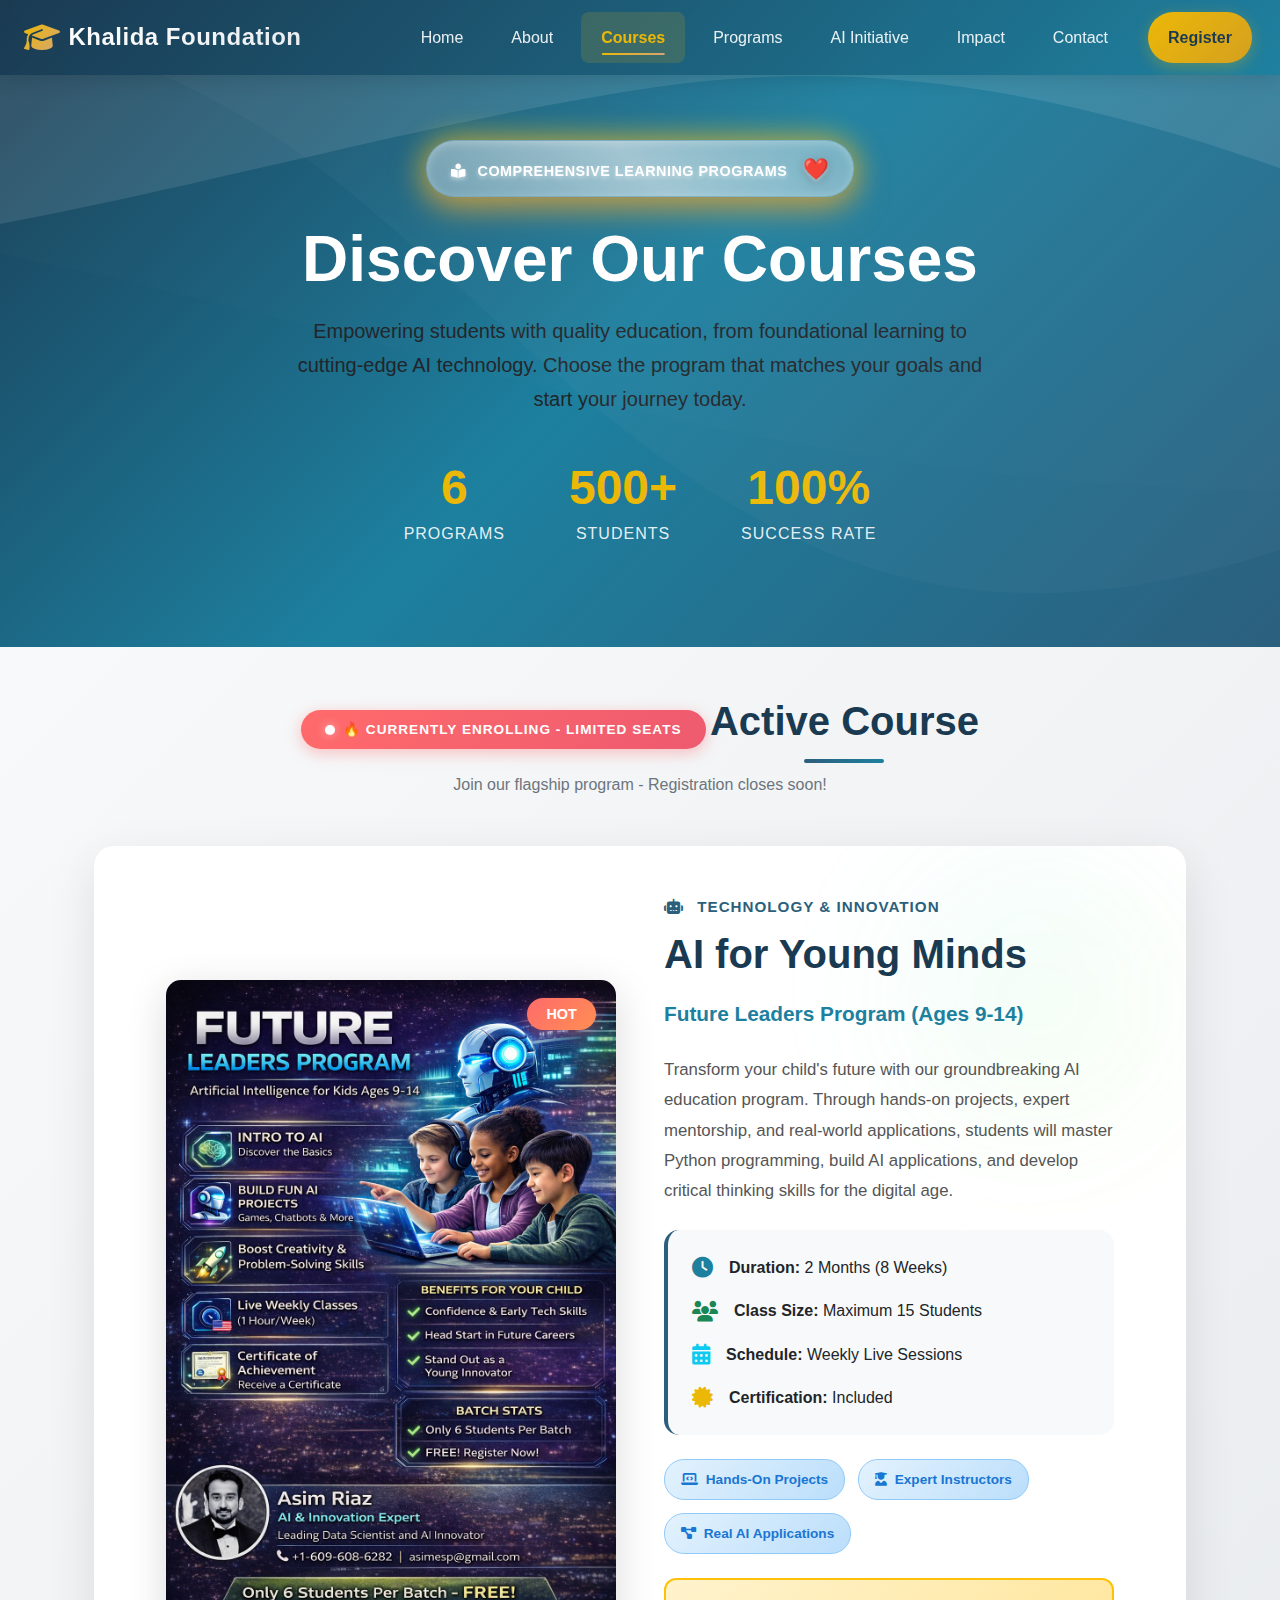
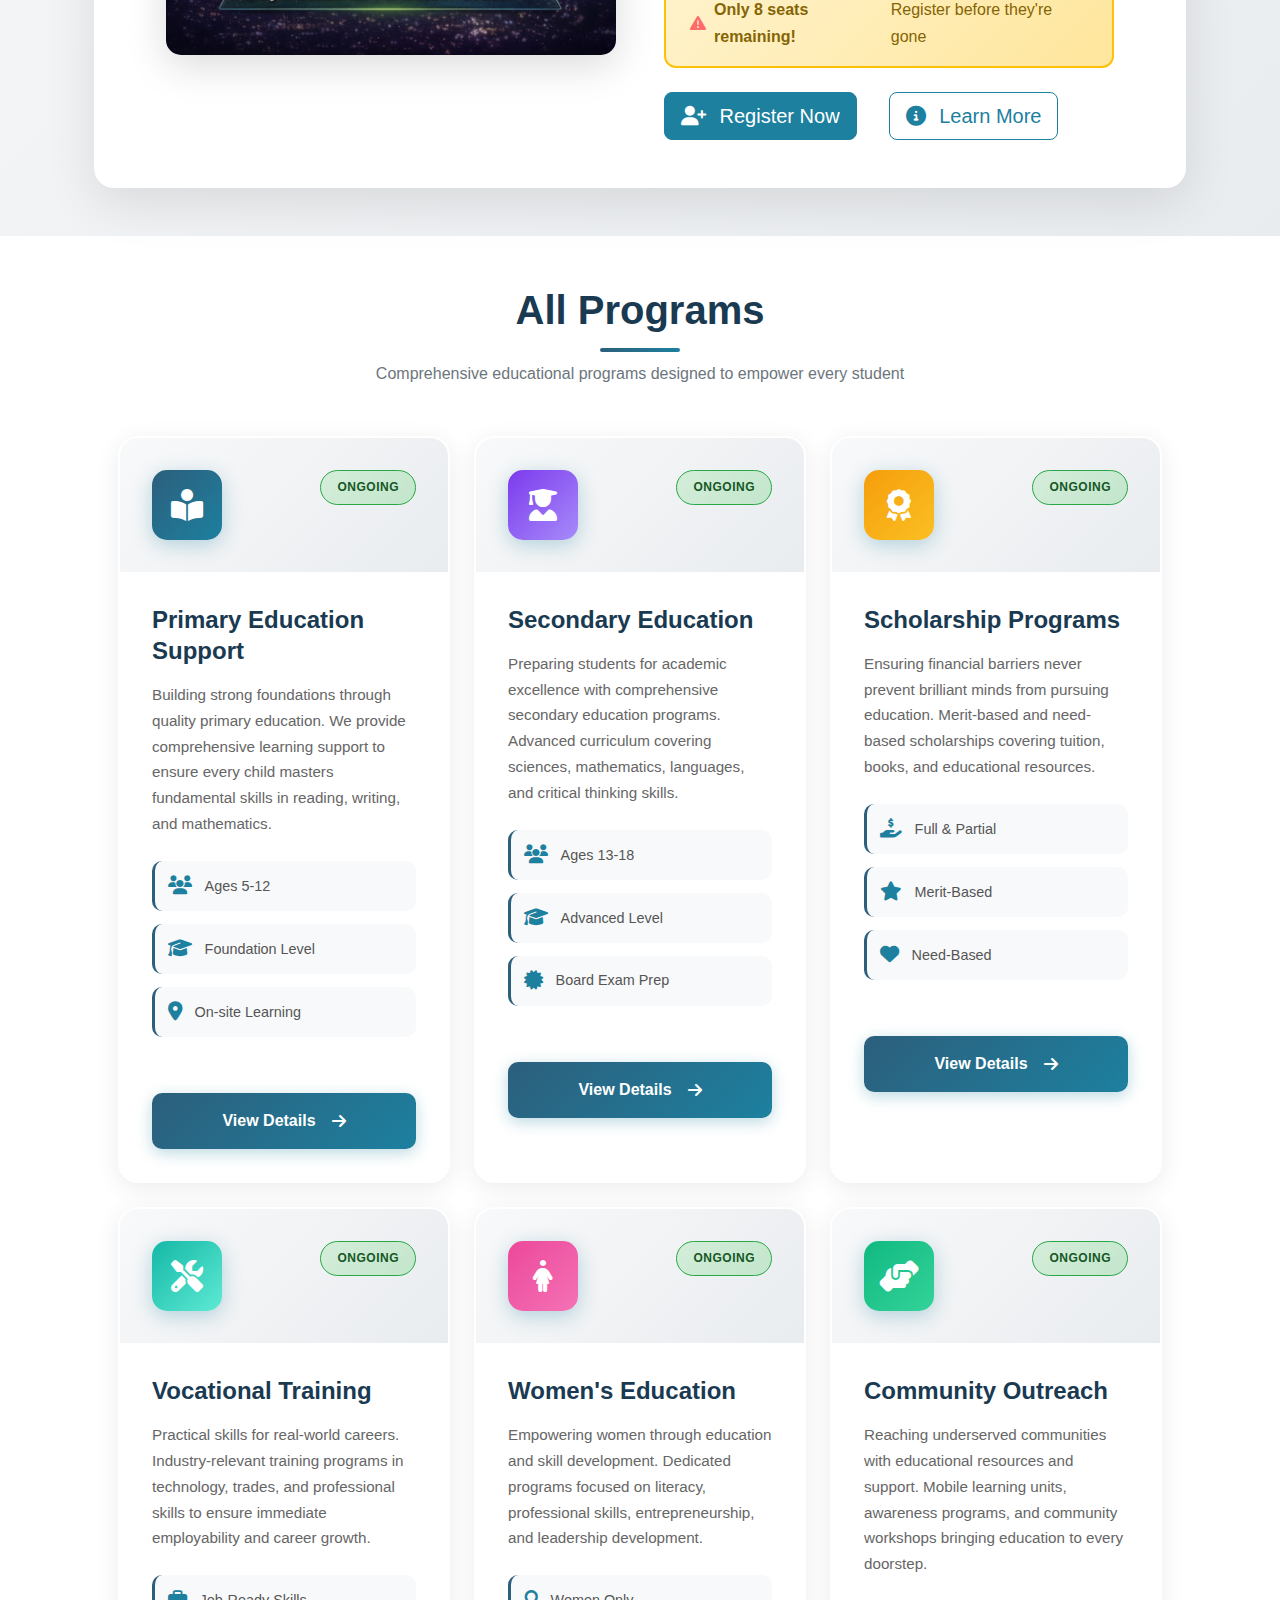
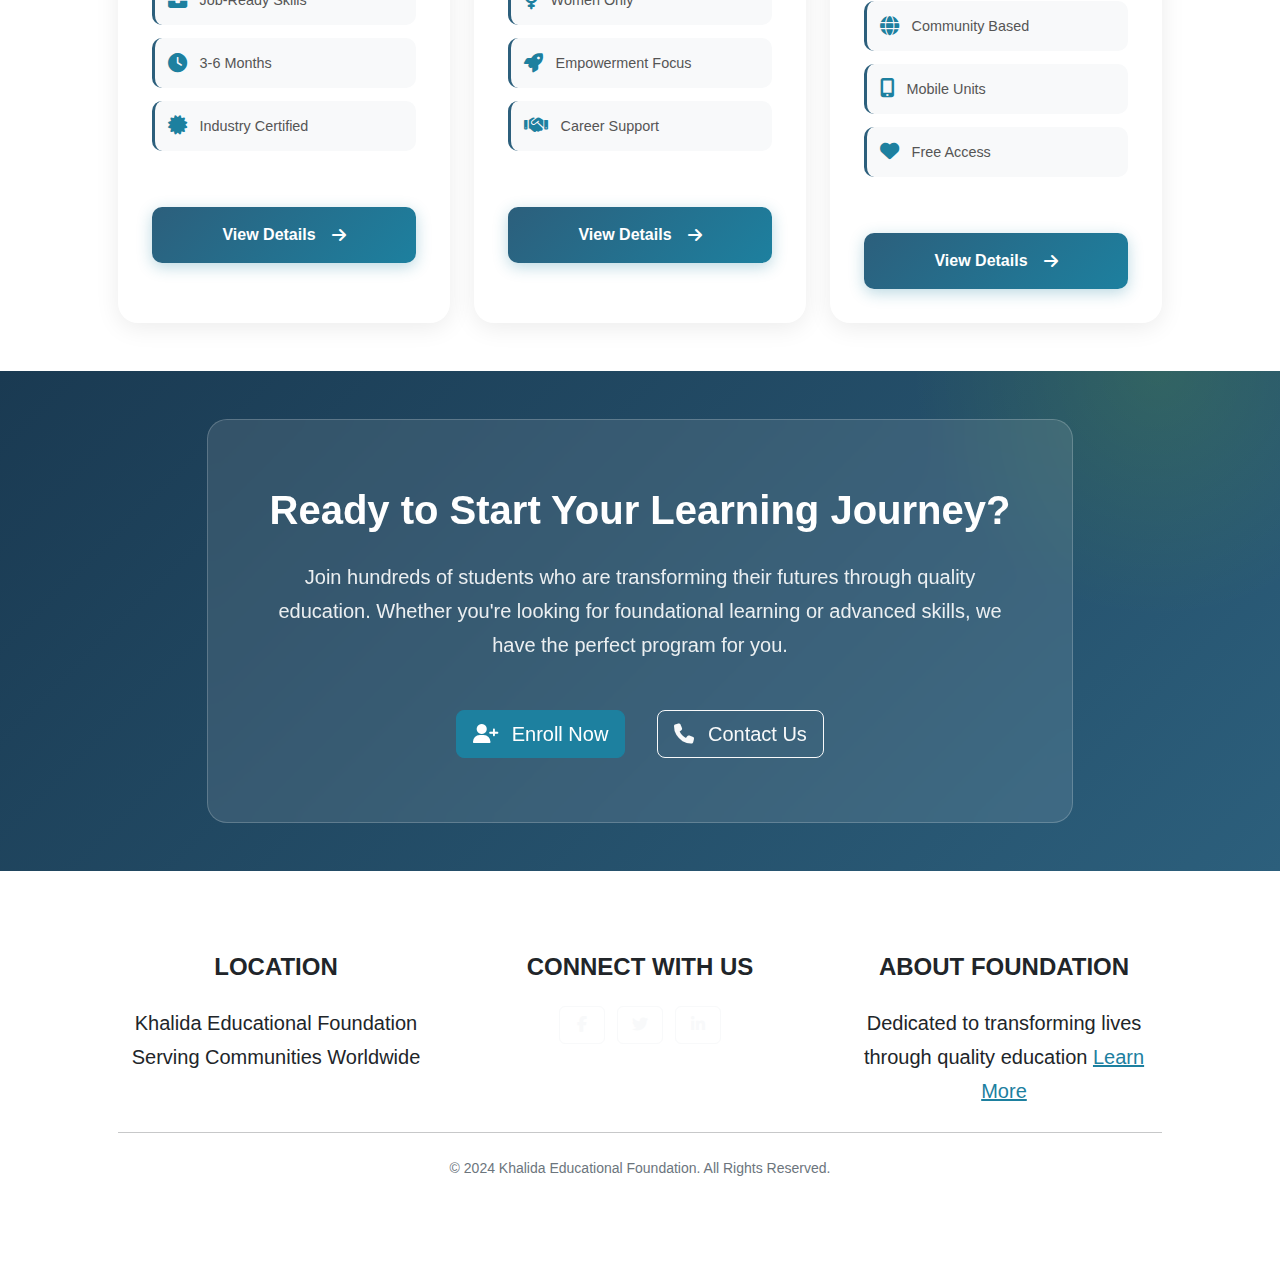
<file: courses.html>
<!DOCTYPE html>
<html lang="en">
    <head>
        <meta charset="utf-8" />
        <meta name="viewport" content="width=device-width, initial-scale=1, shrink-to-fit=no" />
        <meta name="description" content="Explore all educational programs offered by Khalida Educational Foundation" />
        <meta name="author" content="Khalida Foundation" />
        <title>Our Courses - Khalida Educational Foundation</title>
        <!-- Favicon-->
        <link rel="icon" type="image/x-icon" href="assets/favicon.ico" />
        <!-- Font Awesome icons-->
        <link href="https://cdnjs.cloudflare.com/ajax/libs/font-awesome/6.3.0/css/all.min.css" rel="stylesheet" />
        <!-- Google fonts-->
        <link href="https://fonts.googleapis.com/css?family=Raleway:100,100i,200,200i,300,300i,400,400i,500,500i,600,600i,700,700i,800,800i,900,900i" rel="stylesheet" />
        <link href="https://fonts.googleapis.com/css?family=Lora:400,400i,700,700i" rel="stylesheet" />
        <!-- Core theme CSS-->
        <link href="css/styles.css" rel="stylesheet" />
        <link href="css/custom.css" rel="stylesheet" />
    </head>
    <body id="page-top">
        <!-- Professional Top Navigation -->
        <nav class="navbar navbar-expand-lg navbar-elegant fixed-top" id="mainNav">
            <div class="container-fluid px-4">
                <a class="navbar-brand" href="index.html">
                    <i class="fas fa-graduation-cap me-2"></i>
                    <span class="brand-text">Khalida Foundation</span>
                </a>
                <button class="navbar-toggler" type="button" data-bs-toggle="collapse" data-bs-target="#navbarResponsive" aria-controls="navbarResponsive" aria-expanded="false" aria-label="Toggle navigation">
                    <span class="navbar-toggler-icon"></span>
                </button>
                <div class="collapse navbar-collapse" id="navbarResponsive">
                    <ul class="navbar-nav ms-auto">
                        <li class="nav-item"><a class="nav-link" href="index.html">Home</a></li>
                        <li class="nav-item"><a class="nav-link" href="index.html#about">About</a></li>
                        <li class="nav-item"><a class="nav-link active" href="courses.html">Courses</a></li>
                        <li class="nav-item"><a class="nav-link" href="index.html#programs">Programs</a></li>
                        <li class="nav-item"><a class="nav-link" href="index.html#ai-initiative">AI Initiative</a></li>
                        <li class="nav-item"><a class="nav-link" href="index.html#impact">Impact</a></li>
                        <li class="nav-item"><a class="nav-link" href="index.html#contact">Contact</a></li>
                        <li class="nav-item"><a class="nav-link nav-link-register" href="register.html">Register</a></li>
                    </ul>
                </div>
            </div>
        </nav>

        <!-- Courses Hero Section -->
        <section class="courses-hero">
            <div class="container px-4 px-lg-5">
                <div class="row align-items-center">
                    <div class="col-lg-8 mx-auto text-center">
                        <div class="hero-badge mb-3">
                            <i class="fas fa-book-reader me-2"></i>
                            Comprehensive Learning Programs
                        </div>
                        <h1 class="display-3 text-white fw-bold mb-3">Discover Our Courses</h1>
                        <p class="lead text-white-75 mb-4">
                            Empowering students with quality education, from foundational learning to cutting-edge AI technology. 
                            Choose the program that matches your goals and start your journey today.
                        </p>
                        <div class="hero-stats">
                            <div class="stat-item">
                                <div class="stat-number">6</div>
                                <div class="stat-label">Programs</div>
                            </div>
                            <div class="stat-item">
                                <div class="stat-number">500+</div>
                                <div class="stat-label">Students</div>
                            </div>
                            <div class="stat-item">
                                <div class="stat-number">100%</div>
                                <div class="stat-label">Success Rate</div>
                            </div>
                        </div>
                    </div>
                </div>
            </div>
        </section>

        <!-- Active Course Highlight -->
        <section class="active-course-section py-5">
            <div class="container px-4 px-lg-5">
                <div class="text-center mb-5">
                    <div class="active-badge mb-3">
                        <span class="pulse-dot"></span>
                        🔥 Currently Enrolling - Limited Seats
                    </div>
                    <h2 class="section-heading">Active Course</h2>
                    <p class="text-muted">Join our flagship program - Registration closes soon!</p>
                </div>

                <div class="row gx-5 align-items-center active-course-card">
                    <div class="col-lg-6">
                        <div class="course-image-wrapper">
                            <img src="assets/img/poster2.jpeg" alt="AI for Young Minds" class="img-fluid rounded shadow-lg" />
                            <div class="course-badge-overlay">
                                <span class="badge-hot">HOT</span>
                            </div>
                        </div>
                    </div>
                    <div class="col-lg-6">
                        <div class="course-content">
                            <div class="course-category mb-2">
                                <i class="fas fa-robot me-2"></i>
                                Technology & Innovation
                            </div>
                            <h3 class="course-title mb-3">AI for Young Minds</h3>
                            <p class="course-subtitle mb-4">Future Leaders Program (Ages 9-14)</p>
                            <p class="course-description mb-4">
                                Transform your child's future with our groundbreaking AI education program. Through hands-on projects, 
                                expert mentorship, and real-world applications, students will master Python programming, build AI applications, 
                                and develop critical thinking skills for the digital age.
                            </p>
                            
                            <div class="course-highlights mb-4">
                                <div class="highlight-row">
                                    <i class="fas fa-clock text-primary"></i>
                                    <span><strong>Duration:</strong> 2 Months (8 Weeks)</span>
                                </div>
                                <div class="highlight-row">
                                    <i class="fas fa-users text-success"></i>
                                    <span><strong>Class Size:</strong> Maximum 15 Students</span>
                                </div>
                                <div class="highlight-row">
                                    <i class="fas fa-calendar-alt text-info"></i>
                                    <span><strong>Schedule:</strong> Weekly Live Sessions</span>
                                </div>
                                <div class="highlight-row">
                                    <i class="fas fa-certificate text-warning"></i>
                                    <span><strong>Certification:</strong> Included</span>
                                </div>
                            </div>

                            <div class="course-features mb-4">
                                <span class="feature-tag"><i class="fas fa-laptop-code me-1"></i> Hands-On Projects</span>
                                <span class="feature-tag"><i class="fas fa-user-graduate me-1"></i> Expert Instructors</span>
                                <span class="feature-tag"><i class="fas fa-project-diagram me-1"></i> Real AI Applications</span>
                            </div>

                            <div class="urgency-alert mb-4">
                                <i class="fas fa-exclamation-triangle me-2"></i>
                                <strong>Only 8 seats remaining!</strong> Register before they're gone
                            </div>

                            <div class="course-actions">
                                <a href="register.html" class="btn btn-primary btn-lg me-3">
                                    <i class="fas fa-user-plus me-2"></i>
                                    Register Now
                                </a>
                                <a href="index.html#ai-initiative" class="btn btn-outline-primary btn-lg">
                                    <i class="fas fa-info-circle me-2"></i>
                                    Learn More
                                </a>
                            </div>
                        </div>
                    </div>
                </div>
            </div>
        </section>

        <!-- All Courses Section -->
        <section class="all-courses-section py-5">
            <div class="container px-4 px-lg-5">
                <div class="text-center mb-5">
                    <h2 class="section-heading">All Programs</h2>
                    <p class="text-muted">Comprehensive educational programs designed to empower every student</p>
                </div>

                <div class="row gx-4 gy-4">
                    <!-- Course 1: Primary Education Support -->
                    <div class="col-lg-4 col-md-6">
                        <div class="course-card h-100">
                            <div class="course-card-header">
                                <div class="course-icon">
                                    <i class="fas fa-book-reader"></i>
                                </div>
                                <span class="course-status status-ongoing">Ongoing</span>
                            </div>
                            <div class="course-card-body">
                                <h4 class="course-card-title">Primary Education Support</h4>
                                <p class="course-card-description">
                                    Building strong foundations through quality primary education. We provide comprehensive learning 
                                    support to ensure every child masters fundamental skills in reading, writing, and mathematics.
                                </p>
                                <div class="course-specs">
                                    <div class="spec">
                                        <i class="fas fa-users"></i>
                                        <span>Ages 5-12</span>
                                    </div>
                                    <div class="spec">
                                        <i class="fas fa-graduation-cap"></i>
                                        <span>Foundation Level</span>
                                    </div>
                                    <div class="spec">
                                        <i class="fas fa-map-marker-alt"></i>
                                        <span>On-site Learning</span>
                                    </div>
                                </div>
                            </div>
                            <div class="course-card-footer">
                                <a href="index.html#programs" class="btn-course-details">
                                    View Details
                                    <i class="fas fa-arrow-right ms-2"></i>
                                </a>
                            </div>
                        </div>
                    </div>

                    <!-- Course 2: Secondary Education -->
                    <div class="col-lg-4 col-md-6">
                        <div class="course-card h-100">
                            <div class="course-card-header">
                                <div class="course-icon icon-purple">
                                    <i class="fas fa-user-graduate"></i>
                                </div>
                                <span class="course-status status-ongoing">Ongoing</span>
                            </div>
                            <div class="course-card-body">
                                <h4 class="course-card-title">Secondary Education</h4>
                                <p class="course-card-description">
                                    Preparing students for academic excellence with comprehensive secondary education programs. 
                                    Advanced curriculum covering sciences, mathematics, languages, and critical thinking skills.
                                </p>
                                <div class="course-specs">
                                    <div class="spec">
                                        <i class="fas fa-users"></i>
                                        <span>Ages 13-18</span>
                                    </div>
                                    <div class="spec">
                                        <i class="fas fa-graduation-cap"></i>
                                        <span>Advanced Level</span>
                                    </div>
                                    <div class="spec">
                                        <i class="fas fa-certificate"></i>
                                        <span>Board Exam Prep</span>
                                    </div>
                                </div>
                            </div>
                            <div class="course-card-footer">
                                <a href="index.html#programs" class="btn-course-details">
                                    View Details
                                    <i class="fas fa-arrow-right ms-2"></i>
                                </a>
                            </div>
                        </div>
                    </div>

                    <!-- Course 3: Scholarship Programs -->
                    <div class="col-lg-4 col-md-6">
                        <div class="course-card h-100">
                            <div class="course-card-header">
                                <div class="course-icon icon-gold">
                                    <i class="fas fa-award"></i>
                                </div>
                                <span class="course-status status-ongoing">Ongoing</span>
                            </div>
                            <div class="course-card-body">
                                <h4 class="course-card-title">Scholarship Programs</h4>
                                <p class="course-card-description">
                                    Ensuring financial barriers never prevent brilliant minds from pursuing education. 
                                    Merit-based and need-based scholarships covering tuition, books, and educational resources.
                                </p>
                                <div class="course-specs">
                                    <div class="spec">
                                        <i class="fas fa-hand-holding-usd"></i>
                                        <span>Full & Partial</span>
                                    </div>
                                    <div class="spec">
                                        <i class="fas fa-star"></i>
                                        <span>Merit-Based</span>
                                    </div>
                                    <div class="spec">
                                        <i class="fas fa-heart"></i>
                                        <span>Need-Based</span>
                                    </div>
                                </div>
                            </div>
                            <div class="course-card-footer">
                                <a href="index.html#programs" class="btn-course-details">
                                    View Details
                                    <i class="fas fa-arrow-right ms-2"></i>
                                </a>
                            </div>
                        </div>
                    </div>

                    <!-- Course 4: Vocational Training -->
                    <div class="col-lg-4 col-md-6">
                        <div class="course-card h-100">
                            <div class="course-card-header">
                                <div class="course-icon icon-teal">
                                    <i class="fas fa-tools"></i>
                                </div>
                                <span class="course-status status-ongoing">Ongoing</span>
                            </div>
                            <div class="course-card-body">
                                <h4 class="course-card-title">Vocational Training</h4>
                                <p class="course-card-description">
                                    Practical skills for real-world careers. Industry-relevant training programs in technology, 
                                    trades, and professional skills to ensure immediate employability and career growth.
                                </p>
                                <div class="course-specs">
                                    <div class="spec">
                                        <i class="fas fa-briefcase"></i>
                                        <span>Job-Ready Skills</span>
                                    </div>
                                    <div class="spec">
                                        <i class="fas fa-clock"></i>
                                        <span>3-6 Months</span>
                                    </div>
                                    <div class="spec">
                                        <i class="fas fa-certificate"></i>
                                        <span>Industry Certified</span>
                                    </div>
                                </div>
                            </div>
                            <div class="course-card-footer">
                                <a href="index.html#programs" class="btn-course-details">
                                    View Details
                                    <i class="fas fa-arrow-right ms-2"></i>
                                </a>
                            </div>
                        </div>
                    </div>

                    <!-- Course 5: Women's Education -->
                    <div class="col-lg-4 col-md-6">
                        <div class="course-card h-100">
                            <div class="course-card-header">
                                <div class="course-icon icon-pink">
                                    <i class="fas fa-female"></i>
                                </div>
                                <span class="course-status status-ongoing">Ongoing</span>
                            </div>
                            <div class="course-card-body">
                                <h4 class="course-card-title">Women's Education</h4>
                                <p class="course-card-description">
                                    Empowering women through education and skill development. Dedicated programs focused on 
                                    literacy, professional skills, entrepreneurship, and leadership development.
                                </p>
                                <div class="course-specs">
                                    <div class="spec">
                                        <i class="fas fa-venus"></i>
                                        <span>Women Only</span>
                                    </div>
                                    <div class="spec">
                                        <i class="fas fa-rocket"></i>
                                        <span>Empowerment Focus</span>
                                    </div>
                                    <div class="spec">
                                        <i class="fas fa-handshake"></i>
                                        <span>Career Support</span>
                                    </div>
                                </div>
                            </div>
                            <div class="course-card-footer">
                                <a href="index.html#programs" class="btn-course-details">
                                    View Details
                                    <i class="fas fa-arrow-right ms-2"></i>
                                </a>
                            </div>
                        </div>
                    </div>

                    <!-- Course 6: Community Outreach -->
                    <div class="col-lg-4 col-md-6">
                        <div class="course-card h-100">
                            <div class="course-card-header">
                                <div class="course-icon icon-green">
                                    <i class="fas fa-hands-helping"></i>
                                </div>
                                <span class="course-status status-ongoing">Ongoing</span>
                            </div>
                            <div class="course-card-body">
                                <h4 class="course-card-title">Community Outreach</h4>
                                <p class="course-card-description">
                                    Reaching underserved communities with educational resources and support. Mobile learning units, 
                                    awareness programs, and community workshops bringing education to every doorstep.
                                </p>
                                <div class="course-specs">
                                    <div class="spec">
                                        <i class="fas fa-globe"></i>
                                        <span>Community Based</span>
                                    </div>
                                    <div class="spec">
                                        <i class="fas fa-mobile-alt"></i>
                                        <span>Mobile Units</span>
                                    </div>
                                    <div class="spec">
                                        <i class="fas fa-heart"></i>
                                        <span>Free Access</span>
                                    </div>
                                </div>
                            </div>
                            <div class="course-card-footer">
                                <a href="index.html#programs" class="btn-course-details">
                                    View Details
                                    <i class="fas fa-arrow-right ms-2"></i>
                                </a>
                            </div>
                        </div>
                    </div>
                </div>
            </div>
        </section>

        <!-- CTA Section -->
        <section class="courses-cta-section py-5">
            <div class="container px-4 px-lg-5">
                <div class="row">
                    <div class="col-lg-10 mx-auto text-center">
                        <div class="cta-card">
                            <h2 class="mb-4">Ready to Start Your Learning Journey?</h2>
                            <p class="lead mb-5">
                                Join hundreds of students who are transforming their futures through quality education. 
                                Whether you're looking for foundational learning or advanced skills, we have the perfect program for you.
                            </p>
                            <div class="cta-buttons">
                                <a href="register.html" class="btn btn-primary btn-lg me-3">
                                    <i class="fas fa-user-plus me-2"></i>
                                    Enroll Now
                                </a>
                                <a href="index.html#contact" class="btn btn-outline-light btn-lg">
                                    <i class="fas fa-phone me-2"></i>
                                    Contact Us
                                </a>
                            </div>
                        </div>
                    </div>
                </div>
            </div>
        </section>

        <!-- Footer -->
        <footer class="footer text-center">
            <div class="container px-4 px-lg-5">
                <div class="row gx-4 gx-lg-5">
                    <div class="col-lg-4 mb-5 mb-lg-0">
                        <h4 class="text-uppercase mb-4">Location</h4>
                        <p class="lead mb-0">
                            Khalida Educational Foundation
                            <br />
                            Serving Communities Worldwide
                        </p>
                    </div>
                    <div class="col-lg-4 mb-5 mb-lg-0">
                        <h4 class="text-uppercase mb-4">Connect With Us</h4>
                        <a class="btn btn-outline-light btn-social mx-1" href="#!"><i class="fab fa-fw fa-facebook-f"></i></a>
                        <a class="btn btn-outline-light btn-social mx-1" href="#!"><i class="fab fa-fw fa-twitter"></i></a>
                        <a class="btn btn-outline-light btn-social mx-1" href="#!"><i class="fab fa-fw fa-linkedin-in"></i></a>
                    </div>
                    <div class="col-lg-4">
                        <h4 class="text-uppercase mb-4">About Foundation</h4>
                        <p class="lead mb-0">
                            Dedicated to transforming lives through quality education
                            <a href="index.html#about">Learn More</a>
                        </p>
                    </div>
                </div>
                <hr class="my-4" />
                <p class="small text-center text-muted mb-0">© 2024 Khalida Educational Foundation. All Rights Reserved.</p>
            </div>
        </footer>

        <!-- Bootstrap core JS-->
        <script src="https://cdn.jsdelivr.net/npm/bootstrap@5.2.3/dist/js/bootstrap.bundle.min.js"></script>
        <!-- Core theme JS-->
        <script src="js/scripts.js"></script>
    </body>
</html>
</file>
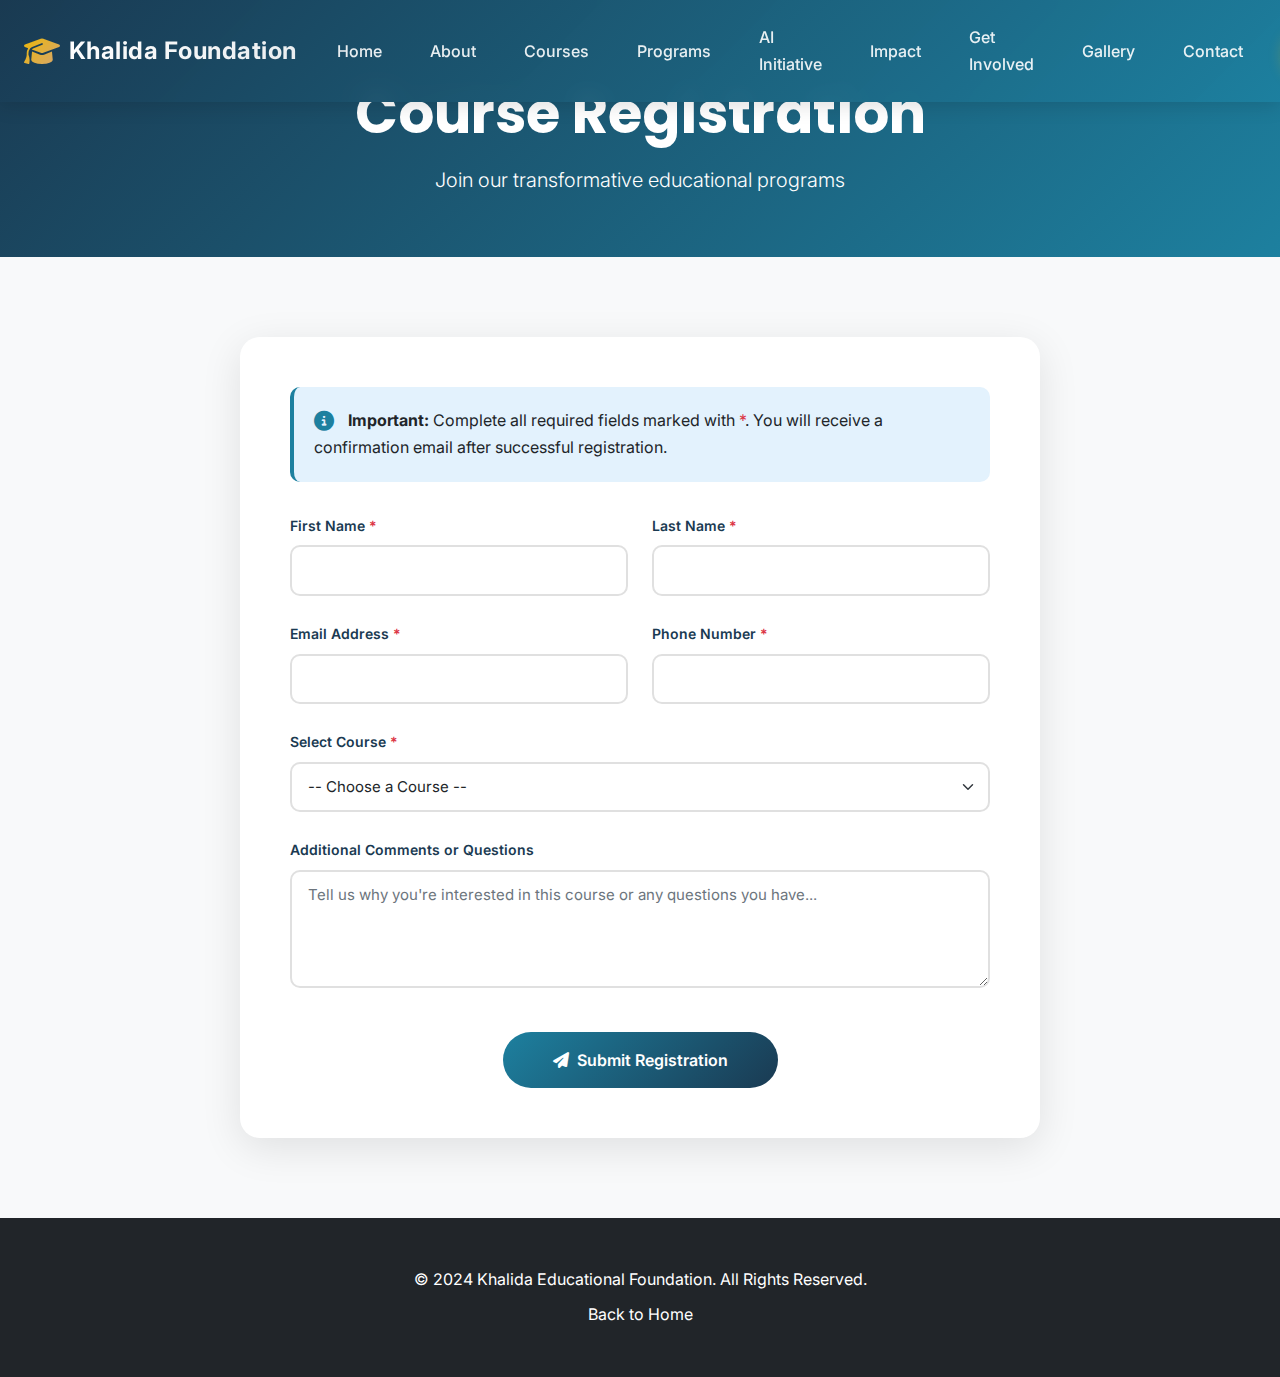
<file: register.html>
<!DOCTYPE html>
<html lang="en">
<head>
    <meta charset="utf-8" />
    <meta name="viewport" content="width=device-width, initial-scale=1, shrink-to-fit=no" />
    <meta name="description" content="Course Registration - Khalida Educational Foundation" />
    <meta name="author" content="" />
    <title>Course Registration - Khalida Educational Foundation</title>
    <!-- Favicon-->
    <link rel="icon" type="image/x-icon" href="assets/favicon.ico" />
    <!-- Font Awesome icons-->
    <link href="https://cdnjs.cloudflare.com/ajax/libs/font-awesome/6.3.0/css/all.min.css" rel="stylesheet" />
    <!-- Google fonts-->
    <link href="https://fonts.googleapis.com/css2?family=Poppins:wght@600;700&family=Inter:wght@400;500;600&display=swap" rel="stylesheet">
    <!-- Core theme CSS (includes Bootstrap)-->
    <link href="css/styles.css" rel="stylesheet" />
    <link href="css/custom.css" rel="stylesheet" />
    <style>
        .registration-hero {
            background: linear-gradient(135deg, #1a3a52 0%, #1D809F 100%);
            padding: 80px 0 60px;
            color: white;
            text-align: center;
        }
        
        .registration-form-section {
            padding: 80px 0;
            background: #f8f9fa;
        }
        
        .registration-card {
            background: white;
            border-radius: 20px;
            box-shadow: 0 10px 40px rgba(0,0,0,0.1);
            padding: 50px;
            max-width: 800px;
            margin: 0 auto;
        }
        
        .form-label {
            font-weight: 600;
            color: #1a3a52;
            margin-bottom: 8px;
            font-size: 14px;
        }
        
        .form-control, .form-select {
            border: 2px solid #e0e0e0;
            border-radius: 10px;
            padding: 12px 16px;
            font-size: 15px;
            transition: all 0.3s ease;
        }
        
        .form-control:focus, .form-select:focus {
            border-color: #1D809F;
            box-shadow: 0 0 0 0.2rem rgba(29, 128, 159, 0.15);
        }
        
        .btn-register {
            background: linear-gradient(135deg, #1D809F 0%, #1a3a52 100%);
            color: white;
            border: none;
            padding: 16px 50px;
            border-radius: 50px;
            font-weight: 600;
            font-size: 16px;
            margin-top: 20px;
            transition: all 0.3s ease;
        }
        
        .btn-register:hover {
            transform: translateY(-2px);
            box-shadow: 0 10px 30px rgba(29, 128, 159, 0.3);
            color: white;
        }
        
        .required-field::after {
            content: " *";
            color: #dc3545;
        }
        
        .success-message {
            display: none;
            background: linear-gradient(135deg, #28a745 0%, #20c997 100%);
            color: white;
            padding: 30px;
            border-radius: 15px;
            text-align: center;
            margin-top: 30px;
        }
        
        .success-message.show {
            display: block;
            animation: slideIn 0.5s ease;
        }
        
        @keyframes slideIn {
            from {
                opacity: 0;
                transform: translateY(-20px);
            }
            to {
                opacity: 1;
                transform: translateY(0);
            }
        }
        
        .info-box {
            background: #e3f2fd;
            border-left: 4px solid #1D809F;
            padding: 20px;
            border-radius: 10px;
            margin-bottom: 30px;
        }
        
        .info-box i {
            color: #1D809F;
            margin-right: 10px;
        }
    </style>
</head>
<body>
    <!-- Professional Top Navigation -->
    <nav class="navbar navbar-expand-lg navbar-elegant fixed-top" id="mainNav">
        <div class="container-fluid px-4">
            <a class="navbar-brand" href="index.html#page-top">
                <i class="fas fa-graduation-cap me-2"></i>
                <span class="brand-text">Khalida Foundation</span>
            </a>
            <button class="navbar-toggler" type="button" data-bs-toggle="collapse" data-bs-target="#navbarResponsive" aria-controls="navbarResponsive" aria-expanded="false" aria-label="Toggle navigation">
                <span class="navbar-toggler-icon"></span>
            </button>
            <div class="collapse navbar-collapse" id="navbarResponsive">
                <ul class="navbar-nav ms-auto">
                    <li class="nav-item"><a class="nav-link" href="index.html#page-top">Home</a></li>
                    <li class="nav-item"><a class="nav-link" href="index.html#about">About</a></li>
                    <li class="nav-item"><a class="nav-link" href="courses.html">Courses</a></li>
                    <li class="nav-item"><a class="nav-link" href="index.html#programs">Programs</a></li>
                    <li class="nav-item"><a class="nav-link" href="index.html#ai-initiative">AI Initiative</a></li>
                    <li class="nav-item"><a class="nav-link" href="index.html#impact">Impact</a></li>
                    <li class="nav-item"><a class="nav-link" href="index.html#get-involved">Get Involved</a></li>
                    <li class="nav-item"><a class="nav-link" href="index.html#gallery">Gallery</a></li>
                    <li class="nav-item"><a class="nav-link" href="index.html#contact">Contact</a></li>
                    <li class="nav-item"><a class="nav-link nav-link-register active" href="register.html">Register</a></li>
                </ul>
            </div>
        </div>
    </nav>
    <!-- Hero Section -->
    <section class="registration-hero">
        <div class="container">
            <h1 class="display-4 fw-bold mb-3">Course Registration</h1>
            <p class="lead mb-0">Join our transformative educational programs</p>
        </div>
    </section>

    <!-- Registration Form Section -->
    <section class="registration-form-section">
        <div class="container">
            <div class="registration-card">
                <div class="info-box">
                    <i class="fas fa-info-circle fa-lg"></i>
                    <strong>Important:</strong> Complete all required fields marked with <span style="color: #dc3545;">*</span>. 
                    You will receive a confirmation email after successful registration.
                </div>

                <form id="registrationForm" action="https://formspree.io/f/mdaopeay" method="POST">
                    <!-- Hidden field for registration date -->
                    <input type="hidden" name="registration_date" id="registrationDate">
                    
                    <div class="row">
                        <!-- First Name -->
                        <div class="col-md-6 mb-4">
                            <label for="firstName" class="form-label required-field">First Name</label>
                            <input type="text" class="form-control" id="firstName" name="first_name" required>
                        </div>

                        <!-- Last Name -->
                        <div class="col-md-6 mb-4">
                            <label for="lastName" class="form-label required-field">Last Name</label>
                            <input type="text" class="form-control" id="lastName" name="last_name" required>
                        </div>
                    </div>

                    <div class="row">
                        <!-- Email -->
                        <div class="col-md-6 mb-4">
                            <label for="email" class="form-label required-field">Email Address</label>
                            <input type="email" class="form-control" id="email" name="email" required>
                        </div>

                        <!-- Phone -->
                        <div class="col-md-6 mb-4">
                            <label for="phone" class="form-label required-field">Phone Number</label>
                            <input type="tel" class="form-control" id="phone" name="phone" required>
                        </div>
                    </div>

                    <!-- Course Selection -->
                    <div class="mb-4">
                        <label for="courseName" class="form-label required-field">Select Course</label>
                        <select class="form-select" id="courseName" name="course_name" required>
                            <option value="">-- Choose a Course --</option>
                            <option value="AI for Young Minds - Basic Course">AI for Young Minds - Basic Course</option>
                            <option value="AI for Young Minds - Advanced Course">AI for Young Minds - Advanced Course</option>
                        </select>
                    </div>

                    <!-- Comments/Additional Information -->
                    <div class="mb-4">
                        <label for="comments" class="form-label">Additional Comments or Questions</label>
                        <textarea class="form-control" id="comments" name="comments" rows="4" placeholder="Tell us why you're interested in this course or any questions you have..."></textarea>
                    </div>

                    <!-- Submit Button -->
                    <div class="text-center">
                        <button type="submit" class="btn btn-register">
                            <i class="fas fa-paper-plane me-2"></i>Submit Registration
                        </button>
                    </div>
                </form>

                <!-- Success Message -->
                <div class="success-message" id="successMessage">
                    <i class="fas fa-check-circle fa-3x mb-3"></i>
                    <h3>Registration Successful!</h3>
                    <p class="mb-0">Thank you for registering. We'll contact you shortly with more details.</p>
                </div>
            </div>
        </div>
    </section>

    <!-- Footer -->
    <footer class="bg-dark text-white py-5">
        <div class="container text-center">
            <p class="mb-0">&copy; 2024 Khalida Educational Foundation. All Rights Reserved.</p>
            <p class="mb-0 mt-2">
                <a href="index.html" class="text-white text-decoration-none">Back to Home</a>
            </p>
        </div>
    </footer>

    <!-- Bootstrap core JS-->
    <script src="https://cdn.jsdelivr.net/npm/bootstrap@5.2.3/dist/js/bootstrap.bundle.min.js"></script>
    
    <script>
        // Navbar scroll effect
        const navbar = document.getElementById('mainNav');
        
        window.addEventListener('scroll', function() {
            if (window.scrollY > 100) {
                navbar.classList.add('navbar-scrolled');
            } else {
                navbar.classList.remove('navbar-scrolled');
            }
        });
        
        // Set registration date when page loads
        document.addEventListener('DOMContentLoaded', function() {
            const today = new Date().toISOString().split('T')[0];
            document.getElementById('registrationDate').value = today;
        });

        // Handle form submission
        const form = document.getElementById('registrationForm');
        const successMessage = document.getElementById('successMessage');

        form.addEventListener('submit', function(e) {
            // Formspree handles the submission
            // Show success message after submission
            setTimeout(function() {
                form.style.display = 'none';
                successMessage.classList.add('show');
            }, 1000);
        });
    </script>
</body>
</html>
</file>
<file: css/custom.css>
/* ===================================
   Khalida Educational Foundation
   Custom Styles - Professional Theme
   =================================== */

/* ===== Color Palette ===== */
:root {
    /* Primary Colors */
    --foundation-navy: #1a3a52;
    --foundation-blue: #2c5f7c;
    --foundation-teal: #1D809F;
    
    /* Accent Colors */
    --warm-accent: #d4a574;
    --warm-gold: #ecb807;
    
    /* AI Section Colors */
    --ai-electric-blue: #00d4ff;
    --ai-cyber-lime: #b4ff39;
    --ai-deep-purple: #1a0f3d;
    --ai-gradient-start: #0f2027;
    --ai-gradient-mid: #203a43;
    --ai-gradient-end: #2c5364;
    
    /* Neutrals */
    --text-dark: #212529;
    --text-light: #6c757d;
    --bg-light: #f8f9fa;
    --white: #ffffff;
}

/* ===== Typography ===== */
body {
    font-family: 'Inter', 'Segoe UI', Tahoma, Geneva, Verdana, sans-serif;
    color: var(--text-dark);
    line-height: 1.7;
}

h1, h2, h3, h4, h5, h6,
.h1, .h2, .h3, .h4, .h5, .h6 {
    font-family: 'Poppins', -apple-system, BlinkMacSystemFont, sans-serif;
    font-weight: 600;
    line-height: 1.3;
}

.section-heading {
    font-size: 2.5rem;
    font-weight: 700;
    color: var(--foundation-navy);
}

.section-subheading {
    font-size: 1.25rem;
    color: var(--text-light);
    font-weight: 400;
}

/* ===== Modern Professional Navigation Bar ===== */

.navbar-elegant {
    background: linear-gradient(135deg, rgba(26, 58, 82, 0.98) 0%, rgba(29, 128, 159, 0.95) 100%);
    backdrop-filter: blur(10px);
    box-shadow: 0 2px 20px rgba(0, 0, 0, 0.15);
    padding: 0;
    transition: all 0.4s ease;
}

.navbar-elegant.navbar-scrolled {
    background: linear-gradient(135deg, rgba(26, 58, 82, 0.98) 0%, rgba(29, 128, 159, 0.98) 100%);
    padding: 0;
    box-shadow: 0 4px 30px rgba(0, 0, 0, 0.25);
}

/* Container Fluid Custom Padding */
.navbar .container-fluid {
    padding-left: 1.5rem;
    padding-right: 1.5rem;
    padding-top: 0.75rem;
    padding-bottom: 0.75rem;
}

.navbar-scrolled .container-fluid {
    padding-top: 0.5rem;
    padding-bottom: 0.5rem;
}

/* Brand Styling */
.navbar-brand {
    font-size: 1.5rem;
    font-weight: 700;
    color: var(--white) !important;
    transition: all 0.3s ease;
    display: flex;
    align-items: center;
    letter-spacing: 0.5px;
}

.navbar-brand i {
    font-size: 1.8rem;
    background: linear-gradient(135deg, var(--warm-gold) 0%, var(--warm-accent) 100%);
    -webkit-background-clip: text;
    -webkit-text-fill-color: transparent;
    background-clip: text;
    animation: pulse 2s ease-in-out infinite;
}

@keyframes pulse {
    0%, 100% { transform: scale(1); }
    50% { transform: scale(1.1); }
}

.navbar-brand .brand-text {
    background: linear-gradient(135deg, var(--white) 0%, rgba(255, 255, 255, 0.9) 100%);
    -webkit-background-clip: text;
    -webkit-text-fill-color: transparent;
    background-clip: text;
}

.navbar-brand:hover {
    transform: translateY(-2px);
}

.navbar-brand:hover i {
    animation: none;
    transform: rotate(360deg);
    transition: transform 0.6s ease;
}

/* Navigation Links */
.navbar-nav {
    align-items: center;
}

.nav-link {
    color: rgba(255, 255, 255, 0.9) !important;
    font-weight: 500;
    font-size: 1rem;
    padding: 0.75rem 1.25rem !important;
    margin: 0 0.25rem;
    position: relative;
    transition: all 0.3s ease;
    border-radius: 8px;
}

.nav-link::before {
    content: '';
    position: absolute;
    bottom: 8px;
    left: 50%;
    transform: translateX(-50%);
    width: 0;
    height: 2px;
    background: linear-gradient(90deg, var(--warm-gold) 0%, var(--warm-accent) 100%);
    transition: width 0.3s ease;
    border-radius: 2px;
}

.nav-link:hover {
    color: var(--warm-gold) !important;
    background: rgba(255, 255, 255, 0.1);
    transform: translateY(-2px);
}

.nav-link:hover::before {
    width: 60%;
}

.nav-link.active {
    color: var(--warm-gold) !important;
    background: rgba(236, 184, 7, 0.15);
    font-weight: 600;
}

.nav-link.active::before {
    width: 60%;
}

/* Special Register Button */
.nav-link-register {
    background: linear-gradient(135deg, var(--warm-gold) 0%, #d4a020 100%) !important;
    color: var(--foundation-navy) !important;
    font-weight: 700 !important;
    padding: 0.75rem 1.75rem !important;
    border-radius: 25px !important;
    margin-left: 1rem !important;
    box-shadow: 0 4px 15px rgba(236, 184, 7, 0.3);
}

.nav-link-register::before {
    display: none;
}

.nav-link-register:hover {
    background: linear-gradient(135deg, #d4a020 0%, var(--warm-gold) 100%) !important;
    color: var(--white) !important;
    transform: translateY(-3px);
    box-shadow: 0 6px 20px rgba(236, 184, 7, 0.5);
}

.nav-link-register.active {
    background: linear-gradient(135deg, #d4a020 0%, var(--warm-gold) 100%) !important;
    color: var(--white) !important;
}

/* Mobile Toggle Button */
.navbar-toggler {
    border: 2px solid rgba(255, 255, 255, 0.3);
    padding: 0.5rem 0.75rem;
    border-radius: 8px;
    transition: all 0.3s ease;
}

.navbar-toggler:hover {
    border-color: var(--warm-gold);
    background: rgba(236, 184, 7, 0.1);
}

.navbar-toggler:focus {
    box-shadow: 0 0 0 0.2rem rgba(236, 184, 7, 0.25);
}

.navbar-toggler-icon {
    background-image: url("data:image/svg+xml,%3csvg xmlns='http://www.w3.org/2000/svg' viewBox='0 0 30 30'%3e%3cpath stroke='rgba%28255, 255, 255, 0.9%29' stroke-linecap='round' stroke-miterlimit='10' stroke-width='2' d='M4 7h22M4 15h22M4 23h22'/%3e%3c/svg%3e");
}

/* Responsive Design */
@media (max-width: 991px) {
    .navbar-collapse {
        background: linear-gradient(135deg, rgba(26, 58, 82, 0.98) 0%, rgba(29, 128, 159, 0.98) 100%);
        margin-top: 1rem;
        padding: 1.5rem;
        border-radius: 15px;
        box-shadow: 0 10px 30px rgba(0, 0, 0, 0.2);
    }
    
    .nav-link {
        margin: 0.25rem 0;
        padding: 1rem 1.5rem !important;
    }
    
    .nav-link-register {
        margin: 1rem 0 0 0 !important;
        text-align: center;
    }
}

@media (min-width: 992px) {
    .navbar-expand-lg .navbar-nav .nav-link {
        padding: 0.75rem 1.25rem !important;
    }
}

/* ===== Hero Section ===== */
.masthead {
    background: linear-gradient(135deg, rgba(26, 58, 82, 0.75) 0%, rgba(44, 95, 124, 0.65) 100%), 
                url("../assets/mother/hero1.png");
    background-position: center top;
    background-size: cover;
    background-attachment: fixed;
    min-height: 100vh;
    padding-top: 10rem;
    padding-bottom: 8rem;
    margin-top: 56px;
}

.hero-badge {
    display: inline-block;
    background: linear-gradient(135deg, #c7954d 0%, #f4d03f 50%, #c7954d 100%);
    backdrop-filter: blur(15px);
    border: 3px solid #ffffff;
    padding: 0.9rem 2.5rem;
    border-radius: 40px;
    color: #1a3a52;
    font-size: 1.1rem;
    font-weight: 800;
    letter-spacing: 3px;
    text-transform: uppercase;
    text-shadow: 0 2px 4px rgba(255, 255, 255, 0.5);
    box-shadow: 0 10px 35px rgba(199, 149, 77, 0.8), 
                0 0 30px rgba(255, 215, 0, 0.6),
                inset 0 2px 10px rgba(255, 255, 255, 0.3);
    position: relative;
    overflow: hidden;
    animation: badge-glow 2.5s ease-in-out infinite;
    transform: scale(1);
    transition: transform 0.3s ease;
}

.hero-badge:hover {
    transform: scale(1.05);
}

.hero-badge::before {
    content: '';
    position: absolute;
    top: -50%;
    left: -50%;
    width: 200%;
    height: 200%;
    background: linear-gradient(45deg, transparent, rgba(255, 255, 255, 0.5), transparent);
    animation: badge-shimmer 3s ease-in-out infinite;
}

.hero-badge::after {
    content: '❤️';
    margin-left: 0.7rem;
    font-size: 1.3rem;
    filter: drop-shadow(0 2px 4px rgba(0, 0, 0, 0.3));
    animation: heartbeat 1.5s ease-in-out infinite;
}

@keyframes badge-glow {
    0%, 100% {
        box-shadow: 0 10px 35px rgba(199, 149, 77, 0.8), 
                    0 0 30px rgba(255, 215, 0, 0.6),
                    inset 0 2px 10px rgba(255, 255, 255, 0.3);
    }
    50% {
        box-shadow: 0 15px 50px rgba(199, 149, 77, 1), 
                    0 0 50px rgba(255, 215, 0, 0.9),
                    inset 0 2px 15px rgba(255, 255, 255, 0.5);
    }
}

@keyframes badge-shimmer {
    0% { transform: translateX(-100%) translateY(-100%) rotate(45deg); }
    100% { transform: translateX(100%) translateY(100%) rotate(45deg); }
}

@keyframes heartbeat {
    0%, 100% { transform: scale(1); }
    25% { transform: scale(1.3); }
    50% { transform: scale(1); }
}

.masthead h1 {
    font-size: 3.5rem;
    font-weight: 700;
    color: var(--white);
    text-shadow: 2px 2px 8px rgba(0, 0, 0, 0.3);
}

.hero-tagline {
    color: var(--warm-gold);
    font-size: 1.8rem;
    font-weight: 400;
}

.hero-mission {
    color: rgba(255, 255, 255, 0.9);
    max-width: 800px;
    margin: 0 auto;
    font-size: 1.2rem;
}

.hero-cta .btn {
    margin: 0.5rem;
    padding: 1rem 2.5rem;
    font-size: 1.1rem;
    font-weight: 600;
    border-radius: 50px;
    transition: all 0.3s ease;
}

.btn-outline-light:hover {
    background: var(--white);
    color: var(--foundation-navy);
}

@media (max-width: 768px) {
    .masthead h1 {
        font-size: 2.5rem;
    }
    .hero-tagline {
        font-size: 1.3rem;
    }
}

/* ===== About Section ===== */
.tribute-box {
    background: linear-gradient(135deg, #fff5e6 0%, #ffe6cc 100%);
    padding: 2.5rem;
    border-radius: 15px;
    border-left: 5px solid var(--warm-accent);
    box-shadow: 0 5px 15px rgba(0, 0, 0, 0.1);
}

.tribute-image-wrapper {
    position: relative;
    overflow: hidden;
    border-radius: 15px;
    box-shadow: 0 10px 30px rgba(0, 0, 0, 0.2);
}

.tribute-image {
    width: 100%;
    height: auto;
    display: block;
    border-radius: 15px;
    transition: transform 0.4s ease;
}

.tribute-image-wrapper:hover .tribute-image {
    transform: scale(1.05);
}

.tribute-image-wrapper::after {
    content: '';
    position: absolute;
    top: 0;
    left: 0;
    right: 0;
    bottom: 0;
    background: linear-gradient(135deg, rgba(26, 58, 82, 0.1) 0%, rgba(236, 184, 7, 0.1) 100%);
    border-radius: 15px;
    opacity: 0;
    transition: opacity 0.4s ease;
}

.tribute-image-wrapper:hover::after {
    opacity: 1;
}

/* ===== ABOUT SECTION - MODERN REDESIGN ===== */
.about-section-new {
    background: #ffffff;
    padding: 6rem 0;
    position: relative;
}

/* Section Header */
.about-badge-new {
    display: inline-block;
    background: linear-gradient(135deg, #c7954d, #d1ac6b);
    color: white;
    padding: 0.6rem 1.8rem;
    border-radius: 30px;
    font-size: 0.95rem;
    font-weight: 700;
    letter-spacing: 1px;
    margin-bottom: 1.5rem;
    box-shadow: 0 4px 15px rgba(199, 149, 77, 0.3);
}

.about-heading-new {
    font-size: 3rem;
    font-weight: 800;
    color: #1a3a52;
    margin: 1rem 0;
}

.about-subtitle-new {
    font-size: 1.3rem;
    color: #555;
    font-weight: 400;
    margin-bottom: 3rem;
}

/* Modern Tribute Card */
.tribute-modern-card {
    background: white;
    border-radius: 25px;
    overflow: hidden;
    box-shadow: 0 15px 50px rgba(0, 0, 0, 0.1);
}

.tribute-image-modern {
    position: relative;
    height: 100%;
    min-height: 500px;
}

.tribute-image-modern img {
    width: 100%;
    height: 100%;
    object-fit: cover;
}

.image-badge-modern {
    position: absolute;
    top: 20px;
    right: 20px;
    width: 60px;
    height: 60px;
    background: linear-gradient(135deg, #c7954d, #d1ac6b);
    border-radius: 50%;
    display: flex;
    align-items: center;
    justify-content: center;
    box-shadow: 0 5px 20px rgba(0, 0, 0, 0.3);
}

.image-badge-modern i {
    font-size: 1.8rem;
    color: white;
}

.tribute-story-modern {
    padding: 3rem;
}

.memorial-title {
    font-size: 2rem;
    font-weight: 800;
    color: #1a3a52;
    margin-bottom: 1.5rem;
}

.memorial-quote {
    background: linear-gradient(135deg, #f8f9fa, #e9ecef);
    padding: 1.5rem;
    border-left: 4px solid #c7954d;
    border-radius: 10px;
    margin-bottom: 2rem;
    position: relative;
}

.memorial-quote i {
    font-size: 1.5rem;
    color: #c7954d;
    margin-bottom: 0.5rem;
}

.memorial-quote p {
    font-size: 1.1rem;
    font-style: italic;
    color: #2c3e50;
    margin: 0;
    font-weight: 600;
}

.memorial-text p {
    font-size: 1.05rem;
    line-height: 1.8;
    color: #2c3e50;
    margin-bottom: 1.2rem;
}

.memorial-text .highlight-text {
    color: #c7954d;
    font-weight: 700;
}

.legacy-tag {
    display: flex;
    align-items: center;
    gap: 1rem;
    background: linear-gradient(135deg, #c7954d, #d1ac6b);
    padding: 1.2rem 1.5rem;
    border-radius: 12px;
    margin-top: 2rem;
}

.legacy-tag i {
    font-size: 1.5rem;
    color: white;
}

.legacy-tag span {
    font-size: 1rem;
    font-weight: 600;
    color: white;
}

/* Mission & Vision Modern Cards */
.mv-card-modern {
    background: white;
    border-radius: 20px;
    padding: 2.5rem;
    height: 100%;
    box-shadow: 0 10px 40px rgba(0, 0, 0, 0.08);
    transition: all 0.3s ease;
}

.mv-card-modern:hover {
    transform: translateY(-5px);
    box-shadow: 0 15px 50px rgba(0, 0, 0, 0.12);
}

.mv-icon-modern {
    width: 70px;
    height: 70px;
    background: linear-gradient(135deg, #1D809F, #2d5f7e);
    border-radius: 15px;
    display: flex;
    align-items: center;
    justify-content: center;
    margin-bottom: 1.5rem;
}

.mv-icon-modern i {
    font-size: 2rem;
    color: white;
}

.mv-icon-gold {
    background: linear-gradient(135deg, #c7954d, #d1ac6b);
}

.mv-title-modern {
    font-size: 1.8rem;
    font-weight: 800;
    color: #1a3a52;
    margin-bottom: 0.5rem;
}

.mv-lead-modern {
    font-size: 1.1rem;
    color: #555;
    margin-bottom: 1.5rem;
    font-weight: 600;
}

.mv-content-modern p {
    font-size: 1rem;
    line-height: 1.7;
    color: #666;
    margin-bottom: 1.5rem;
}

.mv-features {
    margin-top: 2rem;
}

.feature-item-modern {
    display: flex;
    align-items: flex-start;
    gap: 1rem;
    padding: 1rem;
    background: #f8f9fa;
    border-radius: 10px;
    margin-bottom: 1rem;
    transition: all 0.3s ease;
}

.feature-item-modern:hover {
    background: #e9ecef;
    transform: translateX(5px);
}

.feature-item-modern i {
    font-size: 1.3rem;
    color: #1D809F;
    margin-top: 0.2rem;
}

.feature-item-modern h5 {
    font-size: 1rem;
    font-weight: 700;
    color: #1a3a52;
    margin-bottom: 0.3rem;
}

.feature-item-modern p {
    font-size: 0.9rem;
    color: #777;
    margin: 0;
}

.vision-steps {
    margin-top: 2rem;
}

.vision-step-modern {
    display: flex;
    align-items: center;
    gap: 1.2rem;
    padding: 1rem;
    background: #f8f9fa;
    border-radius: 10px;
    margin-bottom: 1rem;
    transition: all 0.3s ease;
}

.vision-step-modern:hover {
    background: linear-gradient(135deg, rgba(199, 149, 77, 0.1), transparent);
    transform: translateX(5px);
}

.step-number {
    min-width: 45px;
    height: 45px;
    background: linear-gradient(135deg, #c7954d, #d1ac6b);
    border-radius: 10px;
    display: flex;
    align-items: center;
    justify-content: center;
    font-size: 1.1rem;
    font-weight: 700;
    color: white;
}

.step-info h5 {
    font-size: 1rem;
    font-weight: 700;
    color: #1a3a52;
    margin-bottom: 0.3rem;
}

.step-info p {
    font-size: 0.9rem;
    color: #777;
    margin: 0;
}

/* CTA Modern */
.about-cta-modern {
    background: linear-gradient(135deg, #1a3a52, #1D809F);
    border-radius: 20px;
    padding: 3rem;
    box-shadow: 0 15px 50px rgba(29, 128, 159, 0.3);
}

.cta-title-modern {
    font-size: 1.8rem;
    font-weight: 700;
    color: white;
    margin-bottom: 1rem;
}

.cta-text-modern {
    font-size: 1.05rem;
    line-height: 1.7;
    color: rgba(255, 255, 255, 0.95);
    margin-bottom: 0;
}

.btn-modern {
    display: block;
    width: 100%;
    padding: 1rem 2rem;
    border-radius: 12px;
    font-weight: 700;
    font-size: 1rem;
    text-align: center;
    text-decoration: none;
    transition: all 0.3s ease;
    border: none;
}

.btn-modern-primary {
    background: linear-gradient(135deg, #c7954d, #d1ac6b);
    color: white;
    box-shadow: 0 5px 20px rgba(199, 149, 77, 0.4);
}

.btn-modern-primary:hover {
    background: linear-gradient(135deg, #d1ac6b, #c7954d);
    transform: translateY(-3px);
    box-shadow: 0 8px 25px rgba(199, 149, 77, 0.5);
    color: white;
}

.btn-modern-outline {
    background: transparent;
    border: 2px solid rgba(255, 255, 255, 0.5);
    color: white;
}

.btn-modern-outline:hover {
    background: rgba(255, 255, 255, 0.1);
    border-color: white;
    color: white;
}

/* Responsive */
@media (max-width: 992px) {
    .tribute-image-modern {
        min-height: 400px;
    }
    
    .tribute-story-modern {
        padding: 2rem;
    }
    
    .about-heading-new {
        font-size: 2.5rem;
    }
}

@media (max-width: 768px) {
    .about-section-new {
        padding: 4rem 0;
    }
    
    .tribute-image-modern {
        min-height: 300px;
    }
    
    .memorial-title {
        font-size: 1.6rem;
    }
    
    .about-cta-modern {
        padding: 2rem;
    }
}
    border-color: white;
    color: white;
    transform: translateY(-3px);
}

/* Responsive About Section */
@media (max-width: 992px) {
    .section-heading-about {
        font-size: 2.5rem;
    }
    
    .tribute-content {
        padding: 2rem;
    }
    
    .tribute-title {
        font-size: 1.7rem;
    }
}

@media (max-width: 768px) {
    .about-section {
        padding: 60px 0;
    }
    
    .section-heading-about {
        font-size: 2rem;
    }
    
    .tribute-image-container {
        padding: 1.5rem;
    }
    
    .tribute-content {
        padding: 2rem 1.5rem;
    }
    
    .tribute-title {
        font-size: 1.5rem;
    }
    
    .tribute-text {
        font-size: 1rem;
    }
    
    .card-header-custom {
        padding: 1.5rem;
    }
    
    .card-body-custom {
        padding: 1.5rem;
    }
    
    .about-cta-box {
        padding: 2rem 1.5rem;
    }
    
    .cta-heading {
        font-size: 1.5rem;
    }
}

/* Old About Styles (Keep for compatibility) */
.mission-statement,
.vision-box {
    padding: 2rem 0;
}

.about-content p {
    font-size: 1.1rem;
    line-height: 1.8;
    color: var(--text-dark);
}

/* ===== Programs Section ===== */
.program-card {
    background: var(--white);
    padding: 2.5rem 2rem;
    border-radius: 15px;
    box-shadow: 0 5px 20px rgba(0, 0, 0, 0.08);
    transition: all 0.3s ease;
    border-top: 4px solid transparent;
}

.program-card:hover {
    transform: translateY(-10px);
    box-shadow: 0 15px 40px rgba(0, 0, 0, 0.15);
    border-top-color: var(--foundation-teal);
}

.program-icon {
    width: 80px;
    height: 80px;
    background: linear-gradient(135deg, var(--foundation-blue) 0%, var(--foundation-teal) 100%);
    border-radius: 50%;
    display: flex;
    align-items: center;
    justify-content: center;
    margin: 0 auto 1.5rem;
    box-shadow: 0 5px 15px rgba(29, 128, 159, 0.3);
}

.program-icon i {
    font-size: 2rem;
    color: var(--white);
}

.program-title {
    font-size: 1.5rem;
    font-weight: 600;
    color: var(--foundation-navy);
    margin-bottom: 1rem;
    text-align: center;
}

.program-description {
    color: var(--text-light);
    font-size: 1rem;
    line-height: 1.7;
    margin-bottom: 1.5rem;
    text-align: center;
}

.program-cta {
    background: var(--bg-light);
    padding: 1.5rem;
    border-radius: 10px;
    margin-top: auto;
}

.cta-title {
    font-size: 1rem;
    font-weight: 600;
    color: var(--foundation-navy);
    margin-bottom: 0.5rem;
}

.cta-text {
    font-size: 0.9rem;
    color: var(--text-light);
    margin-bottom: 1rem;
}

/* Featured Program Card */
.featured-program {
    position: relative;
    background: linear-gradient(135deg, #f0f9ff 0%, #e0f2fe 100%);
    border-top-color: var(--warm-gold);
}

.featured-badge {
    position: absolute;
    top: -10px;
    right: 20px;
    background: var(--warm-gold);
    color: var(--white);
    padding: 0.4rem 1rem;
    border-radius: 20px;
    font-size: 0.8rem;
    font-weight: 600;
    box-shadow: 0 3px 10px rgba(236, 184, 7, 0.4);
}

.ai-icon {
    background: linear-gradient(135deg, var(--ai-deep-purple) 0%, #4a00e0 100%);
}

/* ===== AI Initiative Section ===== */
.ai-initiative-section {
    background: linear-gradient(135deg, var(--ai-gradient-start) 0%, var(--ai-gradient-mid) 50%, var(--ai-gradient-end) 100%);
    padding: 5rem 0;
    position: relative;
    overflow: hidden;
}

.ai-initiative-section::before {
    content: '';
    position: absolute;
    top: 0;
    left: 0;
    right: 0;
    bottom: 0;
    background: url('data:image/svg+xml,<svg width="100" height="100" xmlns="http://www.w3.org/2000/svg"><circle cx="50" cy="50" r="1" fill="rgba(255,255,255,0.1)"/></svg>');
    opacity: 0.3;
}

.ai-badge {
    display: inline-block;
    background: linear-gradient(135deg, var(--ai-electric-blue) 0%, var(--ai-cyber-lime) 100%);
    padding: 0.6rem 1.5rem;
    border-radius: 30px;
    color: var(--ai-deep-purple);
    font-size: 0.9rem;
    font-weight: 700;
    letter-spacing: 1px;
    text-transform: uppercase;
    box-shadow: 0 5px 20px rgba(0, 212, 255, 0.4);
}

.ai-heading {
    font-size: 3rem;
    font-weight: 700;
    color: var(--white);
    text-shadow: 2px 2px 10px rgba(0, 0, 0, 0.5);
}

.ai-subheading {
    font-size: 2rem;
    color: var(--ai-cyber-lime);
    font-weight: 400;
}

.ai-program-details {
    background: rgba(255, 255, 255, 0.05);
    backdrop-filter: blur(10px);
    border: 1px solid rgba(255, 255, 255, 0.1);
    padding: 2rem;
    border-radius: 20px;
}

.program-specs .spec-item {
    display: flex;
    align-items: center;
    gap: 1rem;
    margin-bottom: 1.5rem;
    padding: 1rem;
    background: rgba(255, 255, 255, 0.05);
    border-radius: 10px;
    border-left: 3px solid var(--ai-electric-blue);
}

.program-specs .spec-item i {
    font-size: 1.5rem;
    color: var(--ai-cyber-lime);
}

.program-specs .spec-item strong {
    display: block;
    color: var(--white);
    font-size: 0.9rem;
    margin-bottom: 0.2rem;
}

.program-specs .spec-item span {
    color: rgba(255, 255, 255, 0.8);
    font-size: 1.1rem;
}

.benefit-card {
    background: rgba(255, 255, 255, 0.08);
    backdrop-filter: blur(10px);
    border: 1px solid rgba(255, 255, 255, 0.1);
    padding: 2rem;
    border-radius: 15px;
    text-align: center;
    transition: all 0.3s ease;
}

.benefit-card:hover {
    background: rgba(255, 255, 255, 0.12);
    transform: translateY(-5px);
    box-shadow: 0 10px 30px rgba(0, 212, 255, 0.2);
}

.benefit-icon {
    width: 70px;
    height: 70px;
    background: linear-gradient(135deg, var(--ai-electric-blue) 0%, var(--ai-cyber-lime) 100%);
    border-radius: 50%;
    display: flex;
    align-items: center;
    justify-content: center;
    margin: 0 auto 1rem;
}

.benefit-icon i {
    font-size: 1.8rem;
    color: var(--ai-deep-purple);
}

.benefit-card h5 {
    color: var(--white);
    font-weight: 600;
    margin-bottom: 0.8rem;
}

.benefit-card p {
    color: rgba(255, 255, 255, 0.8);
    font-size: 0.95rem;
    margin: 0;
}

.ai-cta-box {
    background: rgba(255, 255, 255, 0.05);
    backdrop-filter: blur(10px);
    border: 1px solid rgba(255, 255, 255, 0.2);
    padding: 3rem;
    border-radius: 20px;
}

.ai-cta-box h4 {
    color: var(--white);
    font-size: 2rem;
}

.ai-cta-box .lead {
    color: rgba(255, 255, 255, 0.9);
}

/* AI Initiative - New Enhanced Components */

/* AI Hero Wrapper for Professional Layout */
.ai-hero-wrapper {
    background: rgba(255, 255, 255, 0.03);
    backdrop-filter: blur(10px);
    border: 1px solid rgba(255, 255, 255, 0.1);
    border-radius: 25px;
    padding: 3rem 2rem;
    position: relative;
    overflow: hidden;
}

.ai-hero-wrapper::before {
    content: '';
    position: absolute;
    top: -50%;
    left: -50%;
    width: 200%;
    height: 200%;
    background: radial-gradient(circle, rgba(0, 212, 255, 0.05) 0%, transparent 70%);
    animation: rotate 20s linear infinite;
}

@keyframes rotate {
    0% { transform: rotate(0deg); }
    100% { transform: rotate(360deg); }
}

.ai-hero-wrapper > * {
    position: relative;
    z-index: 1;
}

.ai-emoji {
    font-size: 3.5rem;
    display: inline-block;
    animation: float 3s ease-in-out infinite;
    margin-right: 1rem;
}

@keyframes float {
    0%, 100% { transform: translateY(0px); }
    50% { transform: translateY(-10px); }
}

.ai-badge-pulse {
    display: inline-flex;
    align-items: center;
    gap: 0.5rem;
    background: linear-gradient(135deg, #ff6b6b 0%, #ee5a6f 100%);
    padding: 0.7rem 2rem;
    border-radius: 30px;
    color: white;
    font-size: 0.9rem;
    font-weight: 700;
    text-transform: uppercase;
    letter-spacing: 1.5px;
    box-shadow: 0 4px 20px rgba(255, 107, 107, 0.5);
    animation: pulse 2s ease-in-out infinite;
    border: 2px solid rgba(255, 255, 255, 0.3);
}

@keyframes pulse {
    0%, 100% { transform: scale(1); box-shadow: 0 4px 20px rgba(255, 107, 107, 0.5); }
    50% { transform: scale(1.05); box-shadow: 0 6px 30px rgba(255, 107, 107, 0.7); }
}

.pulse-dot {
    width: 10px;
    height: 10px;
    background: white;
    border-radius: 50%;
    animation: pulse-dot 1.5s ease-in-out infinite;
    box-shadow: 0 0 10px rgba(255, 255, 255, 0.5);
}

@keyframes pulse-dot {
    0%, 100% { opacity: 1; transform: scale(1); }
    50% { opacity: 0.6; transform: scale(0.8); }
}

.ai-heading {
    font-size: 3.5rem;
    font-weight: 700;
    color: var(--white);
    text-shadow: 2px 2px 15px rgba(0, 0, 0, 0.5);
    line-height: 1.2;
}

.ai-subheading {
    font-size: 2.2rem;
    color: var(--ai-cyber-lime);
    font-weight: 400;
    text-shadow: 1px 1px 10px rgba(0, 0, 0, 0.3);
}

.ai-stats-inline {
    display: flex;
    gap: 3rem;
    flex-wrap: wrap;
    margin: 2rem 0 0;
    padding: 2rem;
    background: rgba(255, 255, 255, 0.05);
    border-radius: 20px;
    border: 1px solid rgba(255, 255, 255, 0.1);
}

.inline-stat {
    display: flex;
    align-items: center;
    gap: 1rem;
}

.inline-stat i {
    font-size: 2.5rem;
    color: var(--ai-cyber-lime);
}

.inline-stat .stat-info strong {
    display: block;
    color: white;
    font-size: 1.3rem;
    font-weight: 700;
}

.inline-stat .stat-info span {
    color: rgba(255, 255, 255, 0.8);
    font-size: 0.9rem;
}

.highlight-grid {
    display: grid;
    grid-template-columns: repeat(2, 1fr);
    gap: 1rem;
    margin-bottom: 2rem;
}

.highlight-item {
    background: rgba(255, 255, 255, 0.05);
    backdrop-filter: blur(10px);
    border: 1px solid rgba(255, 255, 255, 0.1);
    padding: 1rem;
    border-radius: 12px;
    display: flex;
    align-items: center;
    gap: 0.8rem;
    transition: all 0.3s ease;
}

.highlight-item:hover {
    background: rgba(255, 255, 255, 0.1);
    border-color: var(--ai-electric-blue);
    transform: translateX(5px);
}

.highlight-item i {
    font-size: 1.5rem;
    color: #9fff00;
    min-width: 30px;
}

.highlight-item span {
    color: #ffffff;
    font-weight: 600;
    font-size: 1.05rem;
    text-shadow: 0 2px 4px rgba(0, 0, 0, 0.3);
}

.poster-showcase {
    position: relative;
    margin-top: 2rem;
}

.poster-frame {
    position: relative;
    border-radius: 15px;
    overflow: hidden;
    box-shadow: 0 10px 40px rgba(0, 0, 0, 0.4);
    border: 3px solid rgba(255, 255, 255, 0.2);
    transition: all 0.3s ease;
}

.poster-frame:hover {
    transform: scale(1.02);
    box-shadow: 0 15px 50px rgba(0, 212, 255, 0.3);
    border-color: var(--ai-electric-blue);
}

.poster-frame img {
    width: 100%;
    height: auto;
    display: block;
}

.poster-overlay {
    position: absolute;
    bottom: 0;
    left: 0;
    right: 0;
    background: linear-gradient(to top, rgba(0, 0, 0, 0.8) 0%, transparent 100%);
    padding: 1.5rem;
    color: white;
}

.poster-overlay h5 {
    margin: 0;
    font-size: 1.1rem;
    font-weight: 600;
}

.curriculum-showcase {
    background: rgba(255, 255, 255, 0.05);
    backdrop-filter: blur(10px);
    border: 1px solid rgba(255, 255, 255, 0.1);
    border-radius: 20px;
    padding: 2rem;
    height: 100%;
}

.curriculum-preview {
    text-align: center;
    margin-bottom: 2rem;
}

.curriculum-image {
    border-radius: 15px;
    overflow: hidden;
    box-shadow: 0 10px 30px rgba(0, 0, 0, 0.3);
    margin-bottom: 1.5rem;
    border: 2px solid rgba(255, 255, 255, 0.2);
}

.curriculum-image img {
    width: 100%;
    height: auto;
    display: block;
    transition: transform 0.3s ease;
}

.curriculum-image:hover img {
    transform: scale(1.05);
}

.curriculum-preview h4 {
    color: white;
    font-size: 1.5rem;
    font-weight: 700;
    margin-bottom: 0.5rem;
}

.curriculum-preview p {
    color: rgba(255, 255, 255, 0.8);
    font-size: 0.95rem;
}

.curriculum-modules {
    display: grid;
    gap: 1rem;
}

.module-item {
    background: rgba(255, 255, 255, 0.08);
    border: 1px solid rgba(255, 255, 255, 0.1);
    border-radius: 12px;
    padding: 1rem;
    display: flex;
    align-items: flex-start;
    gap: 1rem;
    transition: all 0.3s ease;
}

.module-item:hover {
    background: rgba(255, 255, 255, 0.12);
    border-left: 3px solid var(--ai-electric-blue);
    transform: translateX(5px);
}

.module-number {
    min-width: 40px;
    height: 40px;
    background: linear-gradient(135deg, var(--ai-electric-blue) 0%, var(--ai-cyber-lime) 100%);
    border-radius: 50%;
    display: flex;
    align-items: center;
    justify-content: center;
    color: var(--ai-deep-purple);
    font-weight: 700;
    font-size: 1rem;
}

.module-item .module-content h6 {
    color: white;
    font-size: 1rem;
    font-weight: 600;
    margin-bottom: 0.3rem;
}

.module-item .module-content p {
    color: rgba(255, 255, 255, 0.7);
    font-size: 0.85rem;
    margin: 0;
}

.outcome-card {
    background: rgba(255, 255, 255, 0.08);
    backdrop-filter: blur(10px);
    border: 1px solid rgba(255, 255, 255, 0.1);
    border-radius: 15px;
    padding: 2rem;
    text-align: center;
    transition: all 0.3s ease;
    height: 100%;
}

.outcome-card:hover {
    background: rgba(255, 255, 255, 0.12);
    transform: translateY(-10px);
    box-shadow: 0 15px 40px rgba(0, 212, 255, 0.3);
    border-color: var(--ai-electric-blue);
}

.outcome-card i {
    font-size: 2.5rem;
    color: var(--ai-cyber-lime);
    margin-bottom: 1rem;
}

.outcome-card h5 {
    color: white;
    font-weight: 600;
    margin-bottom: 0.8rem;
    font-size: 1.2rem;
}

.outcome-card p {
    color: rgba(255, 255, 255, 0.8);
    font-size: 0.95rem;
    margin: 0;
}

/* Compact Outcome Cards for Program Highlights Section */
.outcome-card-compact {
    background: rgba(255, 255, 255, 0.08);
    backdrop-filter: blur(10px);
    border: 1px solid rgba(255, 255, 255, 0.1);
    border-radius: 12px;
    padding: 1.2rem 1rem;
    text-align: center;
    transition: all 0.3s ease;
    height: 100%;
}

.outcome-card-compact:hover {
    background: rgba(255, 255, 255, 0.12);
    transform: translateY(-5px);
    box-shadow: 0 10px 25px rgba(0, 212, 255, 0.2);
    border-color: var(--ai-electric-blue);
}

.outcome-card-compact i {
    font-size: 2rem;
    color: var(--ai-cyber-lime);
    margin-bottom: 0.8rem;
}

.outcome-card-compact h6 {
    color: white;
    font-weight: 600;
    margin-bottom: 0.5rem;
    font-size: 0.95rem;
}

.outcome-card-compact p {
    color: rgba(255, 255, 255, 0.8);
    font-size: 0.8rem;
    margin: 0;
    line-height: 1.4;
}

.ai-cta-premium {
    background: linear-gradient(135deg, rgba(0, 212, 255, 0.1) 0%, rgba(159, 255, 0, 0.1) 100%);
    border: 2px solid var(--ai-electric-blue);
    border-radius: 20px;
    padding: 3rem;
    text-align: center;
    position: relative;
    overflow: hidden;
}

.ai-cta-premium::before {
    content: '';
    position: absolute;
    top: -50%;
    left: -50%;
    width: 200%;
    height: 200%;
    background: linear-gradient(45deg, transparent, rgba(255, 255, 255, 0.05), transparent);
    animation: shimmer 3s infinite;
}

@keyframes shimmer {
    0% { transform: translateX(-100%) translateY(-100%) rotate(45deg); }
    100% { transform: translateX(100%) translateY(100%) rotate(45deg); }
}

.ai-cta-premium > * {
    position: relative;
    z-index: 1;
}

.ai-cta-premium h3 {
    color: white;
    font-size: 2.2rem;
    font-weight: 700;
    margin-bottom: 1rem;
}

.ai-cta-premium .lead {
    color: rgba(255, 255, 255, 0.9);
    font-size: 1.1rem;
    margin-bottom: 1.5rem;
}

.ai-cta-premium .urgency-text {
    display: inline-block;
    background: rgba(255, 107, 107, 0.2);
    border: 1px solid #ff6b6b;
    color: #ff6b6b;
    padding: 0.5rem 1.5rem;
    border-radius: 30px;
    font-weight: 600;
    margin-bottom: 2rem;
}

.btn-xl-custom {
    padding: 1rem 3rem;
    font-size: 1.2rem;
    font-weight: 700;
    letter-spacing: 1px;
    text-transform: uppercase;
    border-radius: 50px;
    background: linear-gradient(135deg, var(--ai-electric-blue) 0%, var(--ai-cyber-lime) 100%);
    color: var(--ai-deep-purple);
    border: none;
    box-shadow: 0 10px 30px rgba(0, 212, 255, 0.4);
    transition: all 0.3s ease;
    display: inline-flex;
    align-items: center;
    gap: 0.8rem;
}

.btn-xl-custom:hover {
    transform: translateY(-3px);
    box-shadow: 0 15px 40px rgba(0, 212, 255, 0.6);
    color: var(--ai-deep-purple);
}

.btn-xl-custom i {
    font-size: 1.3rem;
}

/* Responsive adjustments for AI Initiative */
@media (max-width: 992px) {
    .ai-hero-wrapper {
        padding: 2.5rem 1.5rem;
    }
    
    .ai-emoji {
        font-size: 2.5rem;
    }
    
    .ai-heading {
        font-size: 2.5rem;
    }
    
    .ai-subheading {
        font-size: 1.8rem;
    }
    
    .ai-stats-inline {
        gap: 1.5rem;
        padding: 1.5rem;
    }
    
    .highlight-grid {
        grid-template-columns: 1fr;
    }
    
    .ai-cta-premium h3 {
        font-size: 1.8rem;
    }
}

@media (max-width: 768px) {
    .ai-hero-wrapper {
        padding: 2rem 1.5rem;
    }
    
    .ai-emoji {
        font-size: 2rem;
        display: block;
        margin-bottom: 1rem;
    }
    
    .ai-heading {
        font-size: 2rem;
    }
    
    .ai-subheading {
        font-size: 1.5rem;
    }
    
    .ai-badge-pulse {
        font-size: 0.75rem;
        padding: 0.6rem 1.2rem;
    }
    
    .ai-stats-inline {
        gap: 1rem;
        padding: 1.5rem 1rem;
        flex-direction: column;
    }
    
    .inline-stat {
        flex-direction: row;
        justify-content: center;
        text-align: left;
        gap: 1rem;
        width: 100%;
    }
    
    .inline-stat i {
        font-size: 2rem;
    }
    
    .module-item {
        flex-direction: column;
        text-align: center;
    }
    
    .btn-xl-custom {
        padding: 0.8rem 2rem;
        font-size: 1rem;
    }
    
    .ai-cta-premium {
        padding: 2rem 1.5rem;
    }
}

/* ===== IMPACT SECTION - PROFESSIONAL REDESIGN ===== */
.impact-section {
    background: linear-gradient(135deg, #f8f9fa 0%, #e9ecef 50%, #f8f9fa 100%);
    padding: 100px 0;
    position: relative;
    overflow: hidden;
}

.impact-section::before {
    content: '';
    position: absolute;
    top: 0;
    left: -100px;
    width: 400px;
    height: 400px;
    background: radial-gradient(circle, rgba(29, 128, 159, 0.05) 0%, transparent 70%);
    border-radius: 50%;
}

.impact-section::after {
    content: '';
    position: absolute;
    bottom: -100px;
    right: -100px;
    width: 500px;
    height: 500px;
    background: radial-gradient(circle, rgba(199, 149, 77, 0.05) 0%, transparent 70%);
    border-radius: 50%;
}

.impact-header-badge {
    display: inline-block;
    background: linear-gradient(135deg, var(--foundation-blue), var(--foundation-teal));
    color: white;
    padding: 0.6rem 1.5rem;
    border-radius: 30px;
    font-size: 0.9rem;
    font-weight: 600;
    letter-spacing: 0.5px;
    box-shadow: 0 4px 15px rgba(29, 128, 159, 0.3);
}

.section-heading-impact {
    font-size: 3rem;
    font-weight: 700;
    color: var(--foundation-navy);
    position: relative;
    display: inline-block;
}

.lead-impact {
    font-size: 1.2rem;
    color: #555;
    line-height: 1.8;
    max-width: 800px;
    margin: 0 auto;
}

/* Impact Stat Cards */
.impact-stat-card {
    background: white;
    border-radius: 20px;
    padding: 2rem 1.5rem;
    box-shadow: 0 5px 25px rgba(0, 0, 0, 0.08);
    transition: all 0.3s ease;
    height: 100%;
    position: relative;
    overflow: hidden;
}

.impact-stat-card::before {
    content: '';
    position: absolute;
    top: 0;
    left: 0;
    right: 0;
    height: 4px;
    background: linear-gradient(90deg, var(--foundation-blue), var(--foundation-teal));
}

.impact-stat-card:hover {
    transform: translateY(-10px);
    box-shadow: 0 15px 40px rgba(0, 0, 0, 0.15);
}

.stat-icon-wrapper {
    position: relative;
    width: 80px;
    height: 80px;
    margin: 0 auto 1.5rem;
}

.stat-icon-bg {
    position: absolute;
    width: 100%;
    height: 100%;
    background: linear-gradient(135deg, rgba(29, 128, 159, 0.1), rgba(45, 95, 126, 0.1));
    border-radius: 50%;
    animation: pulse-glow 2s ease-in-out infinite;
}

.stat-icon-bg-gold {
    background: linear-gradient(135deg, rgba(199, 149, 77, 0.1), rgba(209, 172, 107, 0.1));
}

.stat-icon-bg-teal {
    background: linear-gradient(135deg, rgba(29, 128, 159, 0.1), rgba(20, 184, 166, 0.1));
}

.stat-icon-bg-purple {
    background: linear-gradient(135deg, rgba(124, 58, 237, 0.1), rgba(167, 139, 250, 0.1));
}

@keyframes pulse-glow {
    0%, 100% { transform: scale(1); opacity: 0.8; }
    50% { transform: scale(1.1); opacity: 1; }
}

.stat-icon-wrapper i {
    position: absolute;
    top: 50%;
    left: 50%;
    transform: translate(-50%, -50%);
    font-size: 2.5rem;
    color: var(--foundation-blue);
}

.stat-icon-bg-gold + i {
    color: var(--warm-gold);
}

.stat-icon-bg-teal + i {
    color: var(--foundation-teal);
}

.stat-icon-bg-purple + i {
    color: #7c3aed;
}

.stat-content {
    text-align: center;
}

.stat-number-large {
    font-size: 3.5rem;
    font-weight: 700;
    color: var(--foundation-navy);
    line-height: 1;
    margin-bottom: 0.5rem;
}

.stat-label-primary {
    font-size: 1.1rem;
    font-weight: 600;
    color: var(--foundation-blue);
    margin-bottom: 0.5rem;
    text-transform: uppercase;
    letter-spacing: 0.5px;
}

.stat-description {
    font-size: 0.9rem;
    color: #666;
    margin-bottom: 1rem;
}

.stat-progress {
    width: 100%;
    height: 6px;
    background: #e9ecef;
    border-radius: 10px;
    overflow: hidden;
    margin-top: 1rem;
}

.progress-bar {
    height: 100%;
    background: linear-gradient(90deg, var(--foundation-blue), var(--foundation-teal));
    border-radius: 10px;
    transition: width 1.5s ease-in-out;
}

.progress-bar-gold {
    background: linear-gradient(90deg, var(--warm-gold), var(--warm-accent));
}

.progress-bar-teal {
    background: linear-gradient(90deg, var(--foundation-teal), #14b8a6);
}

.progress-bar-purple {
    background: linear-gradient(90deg, #7c3aed, #a78bfa);
}

/* Impact Highlights */
.impact-highlights {
    background: white;
    border-radius: 20px;
    padding: 3rem 2rem;
    box-shadow: 0 10px 40px rgba(0, 0, 0, 0.08);
}

.highlight-box {
    text-align: center;
    padding: 1.5rem;
    background: linear-gradient(135deg, #f8f9fa 0%, #e9ecef 100%);
    border-radius: 15px;
    transition: all 0.3s ease;
    height: 100%;
}

.highlight-box:hover {
    background: linear-gradient(135deg, #e9ecef 0%, #dee2e6 100%);
    transform: translateY(-5px);
}

.highlight-icon {
    width: 60px;
    height: 60px;
    background: linear-gradient(135deg, var(--foundation-blue), var(--foundation-teal));
    border-radius: 50%;
    display: flex;
    align-items: center;
    justify-content: center;
    margin: 0 auto 1rem;
}

.highlight-icon i {
    font-size: 1.8rem;
    color: white;
}

.highlight-box h5 {
    font-size: 1.3rem;
    font-weight: 700;
    color: var(--foundation-navy);
    margin-bottom: 0.5rem;
}

.highlight-box p {
    font-size: 0.95rem;
    color: #666;
    margin: 0;
}

/* Promise Card */
.impact-promise-card {
    background: linear-gradient(135deg, var(--foundation-navy) 0%, var(--foundation-blue) 100%);
    border-radius: 25px;
    padding: 3rem;
    color: white;
    position: relative;
    overflow: hidden;
    box-shadow: 0 15px 50px rgba(29, 128, 159, 0.3);
}

.promise-decoration {
    position: absolute;
    top: -100px;
    right: -100px;
    width: 300px;
    height: 300px;
    background: radial-gradient(circle, rgba(199, 149, 77, 0.2) 0%, transparent 70%);
    border-radius: 50%;
}

.promise-icon {
    width: 100px;
    height: 100px;
    background: rgba(255, 255, 255, 0.1);
    backdrop-filter: blur(10px);
    border: 2px solid rgba(255, 255, 255, 0.3);
    border-radius: 50%;
    display: flex;
    align-items: center;
    justify-content: center;
    margin: 0 auto;
}

.promise-icon i {
    font-size: 3rem;
    color: var(--warm-gold);
}

.promise-title {
    font-size: 2rem;
    font-weight: 700;
    color: white;
    position: relative;
}

.promise-text {
    font-size: 1.1rem;
    line-height: 1.8;
    color: rgba(255, 255, 255, 0.9);
}

.promise-values {
    display: grid;
    grid-template-columns: repeat(auto-fit, minmax(200px, 1fr));
    gap: 1rem;
    margin-top: 1.5rem;
}

.value-item {
    display: flex;
    align-items: center;
    gap: 0.8rem;
    padding: 0.8rem;
    background: rgba(255, 255, 255, 0.1);
    backdrop-filter: blur(10px);
    border-radius: 10px;
    border: 1px solid rgba(255, 255, 255, 0.2);
}

.value-item i {
    font-size: 1.3rem;
    color: var(--warm-gold);
}

.value-item span {
    font-size: 0.95rem;
    font-weight: 500;
}

.promise-cta {
    padding: 1.5rem;
    background: rgba(199, 149, 77, 0.2);
    border-left: 4px solid var(--warm-gold);
    border-radius: 10px;
}

.promise-cta p {
    font-size: 1.1rem;
    color: white;
}

/* Responsive Impact Section */
@media (max-width: 992px) {
    .section-heading-impact {
        font-size: 2.5rem;
    }
    
    .stat-number-large {
        font-size: 3rem;
    }
    
    .impact-promise-card {
        padding: 2.5rem 2rem;
    }
}

@media (max-width: 768px) {
    .impact-section {
        padding: 60px 0;
    }
    
    .section-heading-impact {
        font-size: 2rem;
    }
    
    .stat-number-large {
        font-size: 2.5rem;
    }
    
    .promise-title {
        font-size: 1.5rem;
    }
    
    .promise-icon {
        width: 80px;
        height: 80px;
    }
    
    .promise-icon i {
        font-size: 2.5rem;
    }
    
    .impact-promise-card {
        padding: 2rem 1.5rem;
    }
}

/* ===== Old Impact Styles (Keep for compatibility) ===== */
.impact-stat {
    padding: 2rem 1rem;
}

.stat-icon {
    width: 100px;
    height: 100px;
    background: linear-gradient(135deg, var(--foundation-blue) 0%, var(--foundation-teal) 100%);
    border-radius: 50%;
    display: flex;
    align-items: center;
    justify-content: center;
    margin: 0 auto 1.5rem;
    box-shadow: 0 10px 30px rgba(29, 128, 159, 0.3);
}

.stat-icon i {
    font-size: 2.5rem;
    color: var(--white);
}

.stat-number {
    font-size: 3.5rem;
    font-weight: 700;
    color: var(--foundation-navy);
    margin-bottom: 0.5rem;
}

.stat-label {
    font-size: 1.1rem;
    color: var(--text-light);
    font-weight: 500;
}

.promise-box {
    background: linear-gradient(135deg, #e3f2fd 0%, #bbdefb 100%);
    padding: 3rem;
    border-radius: 20px;
    border-left: 5px solid var(--foundation-teal);
    box-shadow: 0 10px 30px rgba(0, 0, 0, 0.1);
}

/* ===== GET INVOLVED SECTION - MODERN REDESIGN ===== */
.get-involved-section {
    background: linear-gradient(135deg, #f8f9fa 0%, #ffffff 50%, #f8f9fa 100%);
    padding: 100px 0;
    position: relative;
    overflow: hidden;
}

.get-involved-section::before {
    content: '';
    position: absolute;
    top: -150px;
    left: -150px;
    width: 500px;
    height: 500px;
    background: radial-gradient(circle, rgba(29, 128, 159, 0.05) 0%, transparent 70%);
    border-radius: 50%;
}

.get-involved-section::after {
    content: '';
    position: absolute;
    bottom: -150px;
    right: -150px;
    width: 500px;
    height: 500px;
    background: radial-gradient(circle, rgba(199, 149, 77, 0.05) 0%, transparent 70%);
    border-radius: 50%;
}

.involved-badge {
    display: inline-block;
    background: linear-gradient(135deg, var(--foundation-blue), var(--foundation-teal));
    color: white;
    padding: 0.6rem 1.5rem;
    border-radius: 30px;
    font-size: 0.9rem;
    font-weight: 600;
    letter-spacing: 0.5px;
    box-shadow: 0 4px 15px rgba(29, 128, 159, 0.3);
}

.section-heading-involved {
    font-size: 3rem;
    font-weight: 700;
    color: var(--foundation-navy);
    margin-bottom: 1rem;
}

.lead-involved {
    font-size: 1.2rem;
    color: #555;
    line-height: 1.8;
    max-width: 900px;
    margin: 0 auto;
}

/* Involvement Cards */
.involvement-card-modern {
    background: white;
    border-radius: 20px;
    padding: 2.5rem 2rem;
    box-shadow: 0 10px 40px rgba(0, 0, 0, 0.08);
    transition: all 0.3s ease;
    height: 100%;
    position: relative;
    overflow: hidden;
}

.involvement-card-modern:hover {
    transform: translateY(-10px);
    box-shadow: 0 20px 50px rgba(0, 0, 0, 0.15);
}

.card-gradient {
    position: absolute;
    top: 0;
    left: 0;
    right: 0;
    height: 5px;
}

.card-gradient-blue {
    background: linear-gradient(90deg, var(--foundation-blue), var(--foundation-teal));
}

.card-gradient-gold {
    background: linear-gradient(90deg, var(--warm-gold), var(--warm-accent));
}

.card-gradient-teal {
    background: linear-gradient(90deg, var(--foundation-teal), #14b8a6);
}

.involvement-card-featured {
    border: 2px solid var(--warm-gold);
    box-shadow: 0 15px 50px rgba(199, 149, 77, 0.15);
}

.featured-badge {
    position: absolute;
    top: 15px;
    right: 15px;
    background: linear-gradient(135deg, var(--warm-gold), var(--warm-accent));
    color: white;
    padding: 0.4rem 1rem;
    border-radius: 20px;
    font-size: 0.75rem;
    font-weight: 700;
    text-transform: uppercase;
    box-shadow: 0 3px 10px rgba(199, 149, 77, 0.3);
}

.involvement-icon-modern {
    width: 90px;
    height: 90px;
    background: linear-gradient(135deg, var(--foundation-blue), var(--foundation-teal));
    border-radius: 50%;
    display: flex;
    align-items: center;
    justify-content: center;
    margin: 0 auto 1.5rem;
    box-shadow: 0 8px 25px rgba(29, 128, 159, 0.3);
    position: relative;
}

.involvement-icon-modern::before {
    content: '';
    position: absolute;
    width: 110%;
    height: 110%;
    border: 2px dashed rgba(29, 128, 159, 0.3);
    border-radius: 50%;
    animation: rotate 20s linear infinite;
}

@keyframes rotate {
    from { transform: rotate(0deg); }
    to { transform: rotate(360deg); }
}

.involvement-icon-gold {
    background: linear-gradient(135deg, var(--warm-gold), var(--warm-accent));
    box-shadow: 0 8px 25px rgba(199, 149, 77, 0.3);
}

.involvement-icon-gold::before {
    border-color: rgba(199, 149, 77, 0.3);
}

.involvement-icon-teal {
    background: linear-gradient(135deg, var(--foundation-teal), #14b8a6);
    box-shadow: 0 8px 25px rgba(20, 184, 166, 0.3);
}

.involvement-icon-teal::before {
    border-color: rgba(20, 184, 166, 0.3);
}

.involvement-icon-modern i {
    font-size: 2.5rem;
    color: white;
    position: relative;
    z-index: 1;
}

.involvement-title {
    font-size: 1.6rem;
    font-weight: 700;
    color: var(--foundation-navy);
    margin-bottom: 1rem;
    text-align: center;
}

.involvement-description {
    font-size: 1rem;
    color: #666;
    line-height: 1.7;
    text-align: center;
    margin-bottom: 2rem;
}

/* Opportunities List */
.opportunities-list {
    background: #f8f9fa;
    border-radius: 15px;
    padding: 1.5rem;
    margin-bottom: 2rem;
}

.list-heading {
    font-size: 1.1rem;
    font-weight: 700;
    color: var(--foundation-navy);
    margin-bottom: 1rem;
    text-align: center;
}

.opportunity-item {
    display: flex;
    align-items: center;
    gap: 1rem;
    padding: 0.8rem;
    background: white;
    border-radius: 10px;
    margin-bottom: 0.6rem;
    transition: all 0.3s ease;
}

.opportunity-item:last-child {
    margin-bottom: 0;
}

.opportunity-item:hover {
    transform: translateX(5px);
    box-shadow: 0 3px 10px rgba(0, 0, 0, 0.1);
}

.opportunity-item i {
    font-size: 1.2rem;
    color: var(--foundation-teal);
    min-width: 25px;
}

.involvement-card-featured .opportunity-item i {
    color: var(--warm-gold);
}

.opportunity-item span {
    font-size: 0.95rem;
    color: #555;
    font-weight: 500;
}

/* Involvement Buttons */
.btn-involvement {
    display: block;
    width: 100%;
    padding: 1rem 1.5rem;
    border-radius: 12px;
    font-weight: 700;
    font-size: 1rem;
    text-align: center;
    text-decoration: none;
    transition: all 0.3s ease;
    border: none;
}

.btn-involvement-blue {
    background: linear-gradient(135deg, var(--foundation-blue), var(--foundation-teal));
    color: white;
    box-shadow: 0 5px 20px rgba(29, 128, 159, 0.3);
}

.btn-involvement-blue:hover {
    background: linear-gradient(135deg, var(--foundation-teal), var(--foundation-blue));
    transform: translateY(-3px);
    box-shadow: 0 8px 25px rgba(29, 128, 159, 0.4);
    color: white;
}

.btn-involvement-gold {
    background: linear-gradient(135deg, var(--warm-gold), var(--warm-accent));
    color: white;
    box-shadow: 0 5px 20px rgba(199, 149, 77, 0.3);
}

.btn-involvement-gold:hover {
    background: linear-gradient(135deg, var(--warm-accent), var(--warm-gold));
    transform: translateY(-3px);
    box-shadow: 0 8px 25px rgba(199, 149, 77, 0.4);
    color: white;
}

.btn-involvement-teal {
    background: linear-gradient(135deg, var(--foundation-teal), #14b8a6);
    color: white;
    box-shadow: 0 5px 20px rgba(20, 184, 166, 0.3);
}

.btn-involvement-teal:hover {
    background: linear-gradient(135deg, #14b8a6, var(--foundation-teal));
    transform: translateY(-3px);
    box-shadow: 0 8px 25px rgba(20, 184, 166, 0.4);
    color: white;
}

/* CTA Box */
.involved-cta-box {
    background: linear-gradient(135deg, var(--foundation-navy) 0%, var(--foundation-blue) 100%);
    border-radius: 25px;
    padding: 3rem;
    color: white;
    box-shadow: 0 15px 50px rgba(29, 128, 159, 0.3);
    position: relative;
    overflow: hidden;
}

.involved-cta-box::before {
    content: '';
    position: absolute;
    top: -100px;
    left: -100px;
    width: 300px;
    height: 300px;
    background: radial-gradient(circle, rgba(199, 149, 77, 0.2) 0%, transparent 70%);
    border-radius: 50%;
}

.cta-icon-large {
    width: 100px;
    height: 100px;
    background: rgba(255, 255, 255, 0.1);
    backdrop-filter: blur(10px);
    border: 3px solid rgba(255, 255, 255, 0.3);
    border-radius: 50%;
    display: flex;
    align-items: center;
    justify-content: center;
    margin: 0 auto;
    animation: pulse-icon 2s ease-in-out infinite;
}

@keyframes pulse-icon {
    0%, 100% { transform: scale(1); }
    50% { transform: scale(1.05); }
}

.cta-icon-large i {
    font-size: 3rem;
    color: var(--warm-gold);
}

.cta-title-involved {
    font-size: 2rem;
    font-weight: 700;
    color: white;
    margin-bottom: 1rem;
}

.cta-text-involved {
    font-size: 1.1rem;
    color: rgba(255, 255, 255, 0.95);
    line-height: 1.8;
}

.btn-cta-involved {
    display: inline-block;
    padding: 1rem 2rem;
    background: linear-gradient(135deg, var(--warm-gold), var(--warm-accent));
    color: white;
    border-radius: 12px;
    font-weight: 700;
    font-size: 1.1rem;
    text-decoration: none;
    transition: all 0.3s ease;
    box-shadow: 0 5px 20px rgba(199, 149, 77, 0.4);
    width: 100%;
    text-align: center;
}

.btn-cta-involved:hover {
    background: linear-gradient(135deg, var(--warm-accent), var(--warm-gold));
    transform: translateY(-3px);
    box-shadow: 0 8px 25px rgba(199, 149, 77, 0.5);
    color: white;
}

/* Responsive Get Involved */
@media (max-width: 992px) {
    .section-heading-involved {
        font-size: 2.5rem;
    }
    
    .involvement-card-modern {
        padding: 2rem 1.5rem;
    }
}

@media (max-width: 768px) {
    .get-involved-section {
        padding: 60px 0;
    }
    
    .section-heading-involved {
        font-size: 2rem;
    }
    
    .involvement-icon-modern {
        width: 70px;
        height: 70px;
    }
    
    .involvement-icon-modern i {
        font-size: 2rem;
    }
    
    .involvement-title {
        font-size: 1.4rem;
    }
    
    .involved-cta-box {
        padding: 2rem 1.5rem;
    }
    
    .cta-icon-large {
        width: 80px;
        height: 80px;
    }
    
    .cta-icon-large i {
        font-size: 2.5rem;
    }
    
    .cta-title-involved {
        font-size: 1.6rem;
    }
}

/* ===== Old Get Involved Styles (Keep for compatibility) ===== */
.involvement-card {
    background: rgba(255, 255, 255, 0.1);
    backdrop-filter: blur(10px);
    border: 1px solid rgba(255, 255, 255, 0.2);
    padding: 2.5rem 2rem;
    border-radius: 15px;
    transition: all 0.3s ease;
}

.involvement-card:hover {
    background: rgba(255, 255, 255, 0.15);
    transform: translateY(-5px);
}

.involvement-icon {
    width: 90px;
    height: 90px;
    background: var(--warm-gold);
    border-radius: 50%;
    display: flex;
    align-items: center;
    justify-content: center;
    margin: 0 auto 1.5rem;
    box-shadow: 0 5px 20px rgba(236, 184, 7, 0.4);
}

.involvement-icon i {
    font-size: 2.5rem;
    color: var(--white);
}

.involvement-card h4 {
    color: var(--white);
    font-size: 1.6rem;
    margin-bottom: 1rem;
}

.involvement-card p {
    color: rgba(255, 255, 255, 0.9);
    margin-bottom: 1.5rem;
}

.involvement-card h5 {
    color: var(--white);
    font-size: 1.1rem;
    font-weight: 600;
}

.involvement-card ul {
    color: rgba(255, 255, 255, 0.9);
    list-style-position: inside;
}

.volunteer-options,
.partnership-benefits {
    text-align: left;
}

.cta-highlight {
    background: rgba(255, 255, 255, 0.1);
    padding: 2.5rem;
    border-radius: 15px;
}

.cta-highlight h3 {
    color: var(--white);
}

/* ===== Gallery Section ===== */
.gallery-section {
    padding: 6rem 0;
    background: linear-gradient(135deg, #f8f9fa 0%, #ffffff 50%, #f8f9fa 100%);
    position: relative;
    overflow: hidden;
}

.gallery-section::before {
    content: '';
    position: absolute;
    top: -50%;
    left: -20%;
    width: 500px;
    height: 500px;
    background: radial-gradient(circle, rgba(29, 128, 159, 0.05) 0%, transparent 70%);
    border-radius: 50%;
}

.gallery-section::after {
    content: '';
    position: absolute;
    bottom: -50%;
    right: -20%;
    width: 600px;
    height: 600px;
    background: radial-gradient(circle, rgba(199, 149, 77, 0.05) 0%, transparent 70%);
    border-radius: 50%;
}

.gallery-section .section-header {
    position: relative;
    z-index: 2;
}

.gallery-section .badge-accent {
    display: inline-block;
    background: linear-gradient(135deg, var(--foundation-blue), var(--foundation-teal));
    color: var(--white);
    padding: 0.5rem 1.5rem;
    border-radius: 30px;
    font-size: 0.9rem;
    font-weight: 600;
    letter-spacing: 0.5px;
    box-shadow: 0 4px 15px rgba(29, 128, 159, 0.3);
}

.gallery-section .section-heading {
    font-size: 2.8rem;
    font-weight: 800;
    color: var(--foundation-navy);
    margin-bottom: 1rem;
}

.gallery-section .section-description {
    font-size: 1.1rem;
    color: #555;
    max-width: 700px;
    margin: 0 auto;
    line-height: 1.8;
}

/* Featured Circle Images */
.featured-gallery-wrapper {
    position: relative;
    z-index: 2;
}

.circle-gallery-item {
    text-align: center;
    cursor: pointer;
    transition: all 0.3s ease;
}

.circle-gallery-item:hover {
    transform: translateY(-10px);
}

.circle-image-wrapper {
    position: relative;
    margin-bottom: 2rem;
    display: inline-block;
}

.circle-border {
    width: 250px;
    height: 250px;
    border-radius: 50%;
    background: linear-gradient(135deg, var(--foundation-blue), var(--foundation-teal));
    padding: 5px;
    box-shadow: 0 10px 30px rgba(29, 128, 159, 0.3);
    transition: all 0.4s ease;
    position: relative;
    animation: pulse-glow 3s ease-in-out infinite;
}

.circle-border-gold {
    background: linear-gradient(135deg, var(--warm-gold), var(--warm-accent));
    box-shadow: 0 15px 40px rgba(199, 149, 77, 0.4);
}

.circle-gallery-item:hover .circle-border {
    transform: scale(1.08);
    box-shadow: 0 20px 50px rgba(29, 128, 159, 0.5);
}

.circle-gallery-item:hover .circle-border-gold {
    box-shadow: 0 25px 60px rgba(199, 149, 77, 0.6);
}

.circle-inner-border {
    width: 240px;
    height: 240px;
    border-radius: 50%;
    background: var(--white);
    padding: 4px;
    overflow: hidden;
    position: relative;
}

.circle-inner-border img {
    width: 100%;
    height: 100%;
    border-radius: 50%;
    object-fit: cover;
    transition: transform 0.4s ease;
}

.circle-gallery-item:hover .circle-inner-border img {
    transform: scale(1.1);
}

.featured-badge-circle {
    position: absolute;
    top: 10px;
    right: 10px;
    background: linear-gradient(135deg, var(--warm-gold), var(--warm-accent));
    color: var(--white);
    padding: 0.4rem 1rem;
    border-radius: 20px;
    font-size: 0.75rem;
    font-weight: 700;
    letter-spacing: 0.5px;
    box-shadow: 0 4px 15px rgba(199, 149, 77, 0.4);
    animation: pulse 2s ease-in-out infinite;
}

.circle-caption {
    padding: 0 1rem;
}

.circle-title {
    font-size: 1.3rem;
    font-weight: 700;
    color: var(--foundation-navy);
    margin-bottom: 0.5rem;
    transition: color 0.3s ease;
}

.circle-gallery-item:hover .circle-title {
    color: var(--foundation-blue);
}

.circle-subtitle {
    font-size: 0.95rem;
    color: #666;
    margin-bottom: 0;
    line-height: 1.5;
}

/* Gallery Subheading */
.gallery-subheading {
    font-size: 1.8rem;
    font-weight: 700;
    color: var(--foundation-navy);
    position: relative;
    display: inline-block;
    padding-bottom: 0.5rem;
}

.gallery-subheading::after {
    content: '';
    position: absolute;
    bottom: 0;
    left: 50%;
    transform: translateX(-50%);
    width: 60px;
    height: 3px;
    background: linear-gradient(90deg, var(--foundation-blue), var(--foundation-teal));
    border-radius: 2px;
}

/* Gallery Cards */
.gallery-card {
    background: var(--white);
    border-radius: 15px;
    overflow: hidden;
    cursor: pointer;
    box-shadow: 0 5px 20px rgba(0, 0, 0, 0.08);
    transition: all 0.3s ease;
    height: 100%;
}

.gallery-card:hover {
    transform: translateY(-8px);
    box-shadow: 0 15px 40px rgba(0, 0, 0, 0.15);
}

.gallery-card-image {
    position: relative;
    overflow: hidden;
    height: 280px;
}

.gallery-card-image img {
    width: 100%;
    height: 100%;
    object-fit: cover;
    transition: transform 0.4s ease;
}

.gallery-card:hover .gallery-card-image img {
    transform: scale(1.15);
}

.gallery-card-overlay {
    position: absolute;
    top: 0;
    left: 0;
    right: 0;
    bottom: 0;
    background: rgba(26, 58, 82, 0.85);
    display: flex;
    align-items: center;
    justify-content: center;
    opacity: 0;
    transition: opacity 0.3s ease;
}

.gallery-card:hover .gallery-card-overlay {
    opacity: 1;
}

.gallery-zoom-icon {
    width: 60px;
    height: 60px;
    border-radius: 50%;
    background: var(--white);
    display: flex;
    align-items: center;
    justify-content: center;
    color: var(--foundation-blue);
    font-size: 1.5rem;
    animation: pulse 2s ease-in-out infinite;
}

.gallery-card-content {
    padding: 1.5rem;
    background: linear-gradient(to bottom, var(--white) 0%, #f8f9fa 100%);
}

.gallery-card-title {
    font-size: 1.2rem;
    font-weight: 700;
    color: var(--foundation-navy);
    margin-bottom: 0.5rem;
    transition: color 0.3s ease;
}

.gallery-card:hover .gallery-card-title {
    color: var(--foundation-blue);
}

.gallery-card-description {
    font-size: 0.95rem;
    color: #666;
    margin-bottom: 0;
    line-height: 1.6;
}

/* Gallery CTA */
.gallery-cta {
    background: linear-gradient(135deg, var(--foundation-navy), var(--foundation-teal));
    padding: 3rem 2rem;
    border-radius: 20px;
    box-shadow: 0 10px 40px rgba(26, 58, 82, 0.2);
    position: relative;
    overflow: hidden;
}

.gallery-cta::before {
    content: '';
    position: absolute;
    top: -50%;
    left: -50%;
    width: 200%;
    height: 200%;
    background: radial-gradient(circle, rgba(255, 255, 255, 0.1) 0%, transparent 70%);
    animation: shimmer 3s ease-in-out infinite;
}

.gallery-cta-text {
    font-size: 1.5rem;
    font-weight: 700;
    color: var(--white);
    margin-bottom: 1.5rem;
    position: relative;
    z-index: 2;
}

.btn-gallery-cta {
    display: inline-block;
    background: linear-gradient(135deg, var(--warm-gold), var(--warm-accent));
    color: var(--white);
    padding: 1rem 2.5rem;
    border-radius: 30px;
    font-weight: 700;
    font-size: 1.1rem;
    text-decoration: none;
    transition: all 0.3s ease;
    box-shadow: 0 5px 20px rgba(199, 149, 77, 0.4);
    position: relative;
    z-index: 2;
    border: 2px solid transparent;
}

.btn-gallery-cta:hover {
    background: linear-gradient(135deg, var(--warm-accent), var(--warm-gold));
    transform: translateY(-3px);
    box-shadow: 0 8px 25px rgba(199, 149, 77, 0.5);
    color: var(--white);
    border-color: var(--white);
}

/* Responsive Design */
@media (max-width: 992px) {
    .circle-border,
    .circle-inner-border {
        width: 220px;
        height: 220px;
    }
    
    .circle-inner-border {
        width: 210px;
        height: 210px;
    }
    
    .gallery-section .section-heading {
        font-size: 2.3rem;
    }
    
    .gallery-subheading {
        font-size: 1.5rem;
    }
}

@media (max-width: 768px) {
    .gallery-section {
        padding: 4rem 0;
    }
    
    .circle-border,
    .circle-inner-border {
        width: 200px;
        height: 200px;
    }
    
    .circle-inner-border {
        width: 190px;
        height: 190px;
    }
    
    .gallery-section .section-heading {
        font-size: 2rem;
    }
    
    .circle-title {
        font-size: 1.1rem;
    }
    
    .circle-subtitle {
        font-size: 0.9rem;
    }
    
    .gallery-card-image {
        height: 220px;
    }
    
    .gallery-cta {
        padding: 2rem 1.5rem;
    }
    
    .gallery-cta-text {
        font-size: 1.2rem;
    }
}

/* ===== Testimonials Section ===== */
.testimonial-card {
    background: var(--white);
    padding: 2.5rem 2rem;
    border-radius: 15px;
    box-shadow: 0 5px 20px rgba(0, 0, 0, 0.1);
    height: 100%;
    transition: all 0.3s ease;
    border-left: 4px solid var(--foundation-teal);
}

.testimonial-card:hover {
    transform: translateY(-5px);
    box-shadow: 0 15px 40px rgba(0, 0, 0, 0.15);
}

.quote-icon {
    font-size: 2.5rem;
    color: var(--foundation-teal);
    opacity: 0.3;
    margin-bottom: 1rem;
}

.testimonial-text {
    font-size: 1.05rem;
    line-height: 1.8;
    color: var(--text-dark);
    margin-bottom: 2rem;
    font-style: italic;
}

.testimonial-author {
    display: flex;
    align-items: center;
    gap: 1rem;
    padding-top: 1.5rem;
    border-top: 1px solid rgba(0, 0, 0, 0.1);
}

.author-image i {
    font-size: 3rem;
    color: var(--foundation-teal);
}

.author-info h5 {
    font-size: 1.1rem;
    color: var(--foundation-navy);
    margin-bottom: 0.2rem;
}

.author-info p {
    font-size: 0.9rem;
    color: var(--text-light);
    margin: 0;
}

/* ===== Contact Section ===== */
.contact-section {
    padding: 6rem 0;
    background: linear-gradient(180deg, #ffffff 0%, #f8f9fa 100%);
    position: relative;
}

.contact-section .badge-contact {
    display: inline-block;
    background: linear-gradient(135deg, var(--foundation-navy), var(--foundation-teal));
    color: var(--white);
    padding: 0.5rem 1.5rem;
    border-radius: 30px;
    font-size: 0.9rem;
    font-weight: 600;
    letter-spacing: 0.5px;
    box-shadow: 0 4px 15px rgba(26, 58, 82, 0.3);
}

/* Contact Form Card */
.contact-form-card {
    background: var(--white);
    border-radius: 20px;
    padding: 2.5rem;
    box-shadow: 0 10px 40px rgba(0, 0, 0, 0.1);
    border: 1px solid rgba(29, 128, 159, 0.1);
}

.form-card-header {
    margin-bottom: 2rem;
    padding-bottom: 1.5rem;
    border-bottom: 2px solid #f0f0f0;
}

.form-title {
    font-size: 1.8rem;
    font-weight: 700;
    color: var(--foundation-navy);
    margin-bottom: 0.5rem;
}

.form-subtitle {
    font-size: 1rem;
    color: #666;
    margin-bottom: 0;
}

.modern-form-group {
    margin-bottom: 1.5rem;
}

.modern-label {
    display: block;
    font-size: 0.95rem;
    font-weight: 600;
    color: var(--foundation-navy);
    margin-bottom: 0.5rem;
}

.modern-input {
    width: 100%;
    padding: 0.9rem 1.2rem;
    border: 2px solid #e0e0e0;
    border-radius: 10px;
    font-size: 1rem;
    color: #333;
    background: #f8f9fa;
    transition: all 0.3s ease;
}

.modern-input:focus {
    outline: none;
    border-color: var(--foundation-blue);
    background: var(--white);
    box-shadow: 0 0 0 4px rgba(29, 128, 159, 0.1);
}

.modern-textarea {
    resize: vertical;
    min-height: 120px;
}

.btn-submit-modern {
    width: 100%;
    padding: 1rem 2rem;
    background: linear-gradient(135deg, var(--foundation-blue), var(--foundation-teal));
    color: var(--white);
    border: none;
    border-radius: 12px;
    font-size: 1.1rem;
    font-weight: 700;
    cursor: pointer;
    transition: all 0.3s ease;
    position: relative;
    overflow: hidden;
    box-shadow: 0 5px 20px rgba(29, 128, 159, 0.3);
}

.btn-submit-modern:hover {
    transform: translateY(-3px);
    box-shadow: 0 8px 30px rgba(29, 128, 159, 0.4);
}

.btn-shimmer {
    position: absolute;
    top: 0;
    left: -100%;
    width: 100%;
    height: 100%;
    background: linear-gradient(90deg, transparent, rgba(255, 255, 255, 0.3), transparent);
    animation: shimmer 3s infinite;
}

/* Quick Contact Card */
.quick-contact-card {
    background: linear-gradient(135deg, var(--foundation-navy), var(--foundation-teal));
    border-radius: 20px;
    padding: 2rem;
    margin-bottom: 1.5rem;
    box-shadow: 0 10px 30px rgba(26, 58, 82, 0.2);
}

.quick-contact-header {
    margin-bottom: 1.5rem;
    padding-bottom: 1rem;
    border-bottom: 2px solid rgba(255, 255, 255, 0.2);
}

.quick-contact-title {
    font-size: 1.5rem;
    font-weight: 700;
    color: var(--white);
    margin-bottom: 0;
}

.contact-info-item {
    display: flex;
    align-items: flex-start;
    gap: 1rem;
    padding: 1.2rem 0;
    border-bottom: 1px solid rgba(255, 255, 255, 0.1);
}

.contact-info-item:last-child {
    border-bottom: none;
}

.contact-info-icon {
    width: 50px;
    height: 50px;
    border-radius: 12px;
    display: flex;
    align-items: center;
    justify-content: center;
    flex-shrink: 0;
    font-size: 1.3rem;
    color: var(--white);
}

.contact-info-icon-blue {
    background: linear-gradient(135deg, #1D809F, #2d5f7e);
}

.contact-info-icon-gold {
    background: linear-gradient(135deg, var(--warm-gold), var(--warm-accent));
}

.contact-info-icon-teal {
    background: linear-gradient(135deg, var(--foundation-teal), #1D809F);
}

.contact-info-content {
    flex: 1;
}

.contact-info-label {
    font-size: 1rem;
    font-weight: 600;
    color: var(--white);
    margin-bottom: 0.3rem;
}

.contact-info-link {
    display: block;
    color: rgba(255, 255, 255, 0.9);
    text-decoration: none;
    font-size: 1rem;
    margin-bottom: 0.3rem;
    transition: color 0.3s ease;
}

.contact-info-link:hover {
    color: var(--warm-gold);
}

.contact-info-text {
    color: rgba(255, 255, 255, 0.85);
    font-size: 0.95rem;
    line-height: 1.6;
    margin: 0;
}

.contact-info-hint {
    font-size: 0.85rem;
    color: rgba(255, 255, 255, 0.7);
    margin: 0;
    font-style: italic;
}

/* Social Connect Card */
.social-connect-card {
    background: var(--white);
    border-radius: 20px;
    padding: 2rem;
    margin-bottom: 1.5rem;
    box-shadow: 0 5px 20px rgba(0, 0, 0, 0.08);
    border: 1px solid rgba(29, 128, 159, 0.1);
}

.social-connect-title {
    font-size: 1.3rem;
    font-weight: 700;
    color: var(--foundation-navy);
    margin-bottom: 0.5rem;
}

.social-connect-subtitle {
    font-size: 0.95rem;
    color: #666;
    margin-bottom: 1.5rem;
}

.social-icons-grid {
    display: grid;
    grid-template-columns: repeat(2, 1fr);
    gap: 1rem;
}

.social-icon-modern {
    display: flex;
    align-items: center;
    gap: 0.8rem;
    padding: 0.9rem 1rem;
    border-radius: 12px;
    text-decoration: none;
    transition: all 0.3s ease;
    border: 2px solid transparent;
}

.social-icon-modern i {
    font-size: 1.3rem;
    width: 24px;
    text-align: center;
}

.social-label {
    font-size: 0.9rem;
    font-weight: 600;
}

.social-facebook {
    background: linear-gradient(135deg, #f0f7ff, #e3f2fd);
    color: #1877f2;
}

.social-facebook:hover {
    background: #1877f2;
    color: var(--white);
    transform: translateY(-3px);
    box-shadow: 0 5px 15px rgba(24, 119, 242, 0.3);
}

.social-twitter {
    background: linear-gradient(135deg, #e8f5fe, #d5eeff);
    color: #1da1f2;
}

.social-twitter:hover {
    background: #1da1f2;
    color: var(--white);
    transform: translateY(-3px);
    box-shadow: 0 5px 15px rgba(29, 161, 242, 0.3);
}

.social-instagram {
    background: linear-gradient(135deg, #fef4f7, #ffe8f0);
    color: #e4405f;
}

.social-instagram:hover {
    background: linear-gradient(135deg, #833ab4, #fd1d1d, #fcb045);
    color: var(--white);
    transform: translateY(-3px);
    box-shadow: 0 5px 15px rgba(228, 64, 95, 0.3);
}

.social-linkedin {
    background: linear-gradient(135deg, #e8f4fb, #d6ebf7);
    color: #0077b5;
}

.social-linkedin:hover {
    background: #0077b5;
    color: var(--white);
    transform: translateY(-3px);
    box-shadow: 0 5px 15px rgba(0, 119, 181, 0.3);
}

.social-youtube {
    background: linear-gradient(135deg, #fff5f5, #ffe8e8);
    color: #ff0000;
}

.social-youtube:hover {
    background: #ff0000;
    color: var(--white);
    transform: translateY(-3px);
    box-shadow: 0 5px 15px rgba(255, 0, 0, 0.3);
}

/* Response Promise Card */
.response-promise-card {
    background: linear-gradient(135deg, var(--warm-gold), var(--warm-accent));
    border-radius: 20px;
    padding: 2rem;
    text-align: center;
    box-shadow: 0 10px 30px rgba(199, 149, 77, 0.2);
}

.promise-icon {
    width: 60px;
    height: 60px;
    background: var(--white);
    border-radius: 50%;
    display: flex;
    align-items: center;
    justify-content: center;
    margin: 0 auto 1rem;
    font-size: 1.8rem;
    color: var(--warm-gold);
    animation: pulse 2s ease-in-out infinite;
}

.promise-title {
    font-size: 1.3rem;
    font-weight: 700;
    color: var(--white);
    margin-bottom: 0.8rem;
}

.promise-text {
    font-size: 0.95rem;
    color: rgba(255, 255, 255, 0.95);
    line-height: 1.7;
    margin: 0;
}

/* Responsive Design */
@media (max-width: 992px) {
    .contact-form-card {
        padding: 2rem;
    }
    
    .social-icons-grid {
        grid-template-columns: 1fr;
    }
}

@media (max-width: 768px) {
    .contact-section {
        padding: 4rem 0;
    }
    
    .contact-form-card {
        padding: 1.5rem;
    }
    
    .form-title {
        font-size: 1.5rem;
    }
    
    .quick-contact-card {
        padding: 1.5rem;
    }
}

/* ===== Footer ===== */
.modern-footer {
    background: linear-gradient(180deg, var(--foundation-navy) 0%, #0f2533 100%);
    padding: 0;
    position: relative;
    overflow: hidden;
}

.modern-footer::before {
    content: '';
    position: absolute;
    top: 0;
    left: 0;
    right: 0;
    height: 4px;
    background: linear-gradient(90deg, var(--foundation-blue), var(--warm-gold), var(--foundation-teal));
}

/* Footer Top */
.footer-top {
    padding: 4rem 0 3rem;
    border-bottom: 1px solid rgba(255, 255, 255, 0.1);
}

.footer-brand {
    padding-right: 2rem;
}

.brand-name {
    font-size: 1.8rem;
    font-weight: 800;
    color: var(--white);
    margin-bottom: 1rem;
    display: flex;
    align-items: center;
}

.brand-name i {
    color: var(--warm-gold);
    font-size: 2rem;
}

.brand-tagline {
    font-size: 1rem;
    color: rgba(255, 255, 255, 0.8);
    line-height: 1.7;
    margin-bottom: 1rem;
}

.brand-mission {
    font-size: 0.95rem;
    color: rgba(255, 255, 255, 0.7);
    padding: 1rem;
    background: rgba(255, 255, 255, 0.05);
    border-left: 3px solid var(--warm-gold);
    border-radius: 5px;
}

/* Newsletter Box */
.newsletter-box {
    background: linear-gradient(135deg, rgba(29, 128, 159, 0.2), rgba(45, 95, 126, 0.2));
    padding: 2rem;
    border-radius: 15px;
    border: 1px solid rgba(255, 255, 255, 0.1);
}

.newsletter-title {
    font-size: 1.5rem;
    font-weight: 700;
    color: var(--white);
    margin-bottom: 0.5rem;
}

.newsletter-subtitle {
    font-size: 0.9rem;
    color: rgba(255, 255, 255, 0.7);
    margin-bottom: 1.5rem;
}

.newsletter-form-modern {
    position: relative;
}

.newsletter-input-wrapper {
    position: relative;
    display: flex;
    align-items: center;
    background: var(--white);
    border-radius: 50px;
    padding: 0.5rem;
    box-shadow: 0 5px 20px rgba(0, 0, 0, 0.2);
}

.newsletter-icon {
    position: absolute;
    left: 1.5rem;
    color: #999;
    font-size: 1.1rem;
}

.newsletter-input {
    flex: 1;
    border: none;
    outline: none;
    padding: 0.8rem 1rem 0.8rem 3rem;
    font-size: 0.95rem;
    background: transparent;
    color: #333;
}

.newsletter-input::placeholder {
    color: #999;
}

.newsletter-btn {
    background: linear-gradient(135deg, var(--warm-gold), var(--warm-accent));
    color: var(--white);
    border: none;
    padding: 0.8rem 2rem;
    border-radius: 50px;
    font-weight: 700;
    cursor: pointer;
    transition: all 0.3s ease;
    white-space: nowrap;
}

.newsletter-btn:hover {
    transform: translateX(3px);
    box-shadow: 0 5px 15px rgba(199, 149, 77, 0.4);
}

/* Footer Main */
.footer-main {
    padding: 3rem 0;
}

.footer-heading {
    font-size: 1.2rem;
    font-weight: 700;
    color: var(--white);
    margin-bottom: 1.5rem;
    position: relative;
    display: inline-block;
}

.footer-heading::after {
    content: '';
    position: absolute;
    bottom: -5px;
    left: 0;
    width: 40px;
    height: 3px;
    background: linear-gradient(90deg, var(--warm-gold), transparent);
    border-radius: 2px;
}

.footer-menu {
    list-style: none;
    padding: 0;
    margin: 0;
}

.footer-menu li {
    margin-bottom: 0.8rem;
}

.footer-menu a {
    color: rgba(255, 255, 255, 0.75);
    text-decoration: none;
    font-size: 0.95rem;
    transition: all 0.3s ease;
    display: inline-flex;
    align-items: center;
}

.footer-menu a i {
    font-size: 0.7rem;
    transition: transform 0.3s ease;
}

.footer-menu a:hover {
    color: var(--warm-gold);
    transform: translateX(5px);
}

.footer-menu a:hover i {
    transform: translateX(3px);
}

.footer-contact {
    list-style: none;
    padding: 0;
    margin: 0;
}

.footer-contact li {
    display: flex;
    align-items: flex-start;
    gap: 1rem;
    margin-bottom: 1.2rem;
    color: rgba(255, 255, 255, 0.75);
    font-size: 0.95rem;
}

.footer-contact i {
    color: var(--warm-gold);
    font-size: 1.1rem;
    width: 20px;
    margin-top: 3px;
}

.footer-contact a {
    color: rgba(255, 255, 255, 0.75);
    text-decoration: none;
    transition: color 0.3s ease;
}

.footer-contact a:hover {
    color: var(--warm-gold);
}

/* Footer Bottom */
.footer-bottom {
    padding: 2rem 0;
    border-top: 1px solid rgba(255, 255, 255, 0.1);
}

.copyright-text {
    font-size: 0.9rem;
    color: rgba(255, 255, 255, 0.6);
    margin: 0;
}

.tribute-text {
    color: rgba(255, 255, 255, 0.5);
    font-style: italic;
    margin-left: 0.5rem;
}

.footer-social {
    display: flex;
    align-items: center;
    justify-content: flex-end;
    gap: 1rem;
}

.social-text {
    font-size: 0.95rem;
    color: rgba(255, 255, 255, 0.7);
    font-weight: 600;
    margin-right: 0.5rem;
}

.footer-social-icon {
    width: 40px;
    height: 40px;
    background: rgba(255, 255, 255, 0.1);
    border-radius: 50%;
    display: flex;
    align-items: center;
    justify-content: center;
    color: var(--white);
    text-decoration: none;
    transition: all 0.3s ease;
    font-size: 1rem;
}

.footer-social-icon:hover {
    background: var(--warm-gold);
    transform: translateY(-3px);
    box-shadow: 0 5px 15px rgba(199, 149, 77, 0.4);
}

/* Responsive Footer */
@media (max-width: 992px) {
    .footer-brand {
        padding-right: 0;
        margin-bottom: 2rem;
    }
    
    .brand-name {
        font-size: 1.5rem;
    }
}

@media (max-width: 768px) {
    .footer-top {
        padding: 3rem 0 2rem;
    }
    
    .footer-main {
        padding: 2rem 0;
    }
    
    .newsletter-box {
        padding: 1.5rem;
    }
    
    .newsletter-input-wrapper {
        flex-direction: column;
        padding: 0.8rem;
    }
    
    .newsletter-input {
        padding: 0.8rem 1rem;
        text-align: center;
        margin-bottom: 0.5rem;
    }
    
    .newsletter-icon {
        display: none;
    }
    
    .newsletter-btn {
        width: 100%;
    }
    
    .footer-social {
        justify-content: center;
        margin-top: 1.5rem;
    }
    
    .copyright-text {
        text-align: center;
    }
    
    .tribute-text {
        display: block;
        margin-left: 0;
        margin-top: 0.5rem;
    }
}

/* ===== Responsive Design ===== */
@media (max-width: 992px) {
    .section-heading {
        font-size: 2rem;
    }
    
    .ai-heading {
        font-size: 2.2rem;
    }
    
    .ai-subheading {
        font-size: 1.5rem;
    }
    
    .stat-number {
        font-size: 2.5rem;
    }
}

@media (max-width: 768px) {
    .program-card,
    .involvement-card,
    .testimonial-card {
        margin-bottom: 2rem;
    }
    
    .hero-cta .btn {
        display: block;
        width: 100%;
        margin: 0.5rem 0;
    }
}

/* ===== Utility Classes ===== */
.text-white-50 {
    color: rgba(255, 255, 255, 0.5);
}

.btn-block {
    display: block;
    width: 100%;
}

/* ===== Animations ===== */
@keyframes fadeInUp {
    from {
        opacity: 0;
        transform: translateY(30px);
    }
    to {
        opacity: 1;
        transform: translateY(0);
    }
}

.fade-in-up {
    animation: fadeInUp 0.6s ease-out;
}

/* ===== COURSES PAGE STYLES ===== */

/* Courses Hero Section */
.courses-hero {
    background: linear-gradient(135deg, #1a3a52 0%, #1D809F 50%, #2c5f7e 100%);
    padding: 140px 0 100px;
    position: relative;
    overflow: hidden;
}

.courses-hero::before {
    content: '';
    position: absolute;
    top: 0;
    left: 0;
    right: 0;
    bottom: 0;
    background: url('data:image/svg+xml,<svg xmlns="http://www.w3.org/2000/svg" viewBox="0 0 1200 120"><path fill="rgba(255,255,255,0.05)" d="M0,0V46.29c47.79,22.2,103.59,32.17,158,28,70.36-5.37,136.33-33.31,206.8-37.5C438.64,32.43,512.34,53.67,583,72.05c69.27,18,138.3,24.88,209.4,13.08,36.15-6,69.85-17.84,104.45-29.34C989.49,25,1113-14.29,1200,52.47V0Z" opacity=".25"/><path fill="rgba(255,255,255,0.05)" d="M0,0V15.81C13,36.92,27.64,56.86,47.69,72.05,99.41,111.27,165,111,224.58,91.58c31.15-10.15,60.09-26.07,89.67-39.8,40.92-19,84.73-46,130.83-49.67,36.26-2.85,70.9,9.42,98.6,31.56,31.77,25.39,62.32,62,103.63,73,40.44,10.79,81.35-6.69,119.13-24.28s75.16-39,116.92-43.05c59.73-5.85,113.28,22.88,168.9,38.84,30.2,8.66,59,6.17,87.09-7.5,22.43-10.89,48-26.93,60.65-49.24V0Z" opacity=".5"/><path fill="rgba(255,255,255,0.1)" d="M0,0V5.63C149.93,59,314.09,71.32,475.83,42.57c43-7.64,84.23-20.12,127.61-26.46,59-8.63,112.48,12.24,165.56,35.4C827.93,77.22,886,95.24,951.2,90c86.53-7,172.46-45.71,248.8-84.81V0Z"/></svg>') center/cover no-repeat;
}

.hero-badge {
    display: inline-block;
    background: rgba(255, 255, 255, 0.15);
    backdrop-filter: blur(10px);
    padding: 0.6rem 1.5rem;
    border-radius: 30px;
    border: 1px solid rgba(255, 255, 255, 0.3);
    color: white;
    font-size: 0.9rem;
    font-weight: 600;
    letter-spacing: 0.5px;
}

.hero-stats {
    display: flex;
    justify-content: center;
    gap: 4rem;
    margin-top: 3rem;
    flex-wrap: wrap;
}

.stat-item {
    text-align: center;
}

.stat-number {
    font-size: 3rem;
    font-weight: 700;
    color: var(--warm-gold);
    line-height: 1;
    margin-bottom: 0.5rem;
}

.stat-label {
    color: rgba(255, 255, 255, 0.9);
    font-size: 1rem;
    text-transform: uppercase;
    letter-spacing: 1px;
}

/* Active Course Section */
.active-course-section {
    background: linear-gradient(135deg, #f8f9fa 0%, #e9ecef 100%);
}

.active-badge {
    display: inline-flex;
    align-items: center;
    gap: 0.5rem;
    background: linear-gradient(135deg, #ff6b6b 0%, #ee5a6f 100%);
    padding: 0.5rem 1.5rem;
    border-radius: 30px;
    color: white;
    font-size: 0.85rem;
    font-weight: 700;
    text-transform: uppercase;
    letter-spacing: 1px;
    box-shadow: 0 4px 15px rgba(255, 107, 107, 0.4);
    animation: pulse 2s ease-in-out infinite;
}

.active-course-card {
    background: white;
    border-radius: 20px;
    padding: 3rem;
    box-shadow: 0 15px 50px rgba(0, 0, 0, 0.1);
    position: relative;
    overflow: hidden;
}

.active-course-card::before {
    content: '';
    position: absolute;
    top: 0;
    right: 0;
    width: 300px;
    height: 300px;
    background: linear-gradient(135deg, rgba(0, 212, 255, 0.05) 0%, rgba(159, 255, 0, 0.05) 100%);
    border-radius: 50%;
    filter: blur(60px);
}

.course-image-wrapper {
    position: relative;
    border-radius: 15px;
    overflow: hidden;
    box-shadow: 0 10px 40px rgba(0, 0, 0, 0.15);
}

.course-badge-overlay {
    position: absolute;
    top: 20px;
    right: 20px;
}

.badge-hot {
    background: linear-gradient(135deg, #ff6b6b, #ff8e53);
    color: white;
    padding: 0.5rem 1.2rem;
    border-radius: 25px;
    font-weight: 700;
    font-size: 0.9rem;
    box-shadow: 0 5px 15px rgba(255, 107, 107, 0.4);
    animation: pulse 2s ease-in-out infinite;
}

.course-content {
    position: relative;
    z-index: 1;
}

.course-category {
    color: var(--foundation-blue);
    font-weight: 600;
    font-size: 0.95rem;
    text-transform: uppercase;
    letter-spacing: 1px;
}

.course-title {
    font-size: 2.5rem;
    font-weight: 700;
    color: var(--foundation-navy);
    margin-bottom: 0.5rem;
}

.course-subtitle {
    font-size: 1.3rem;
    color: var(--foundation-teal);
    font-weight: 600;
}

.course-description {
    font-size: 1.05rem;
    color: #555;
    line-height: 1.8;
}

.course-highlights {
    background: #f8f9fa;
    border-radius: 15px;
    padding: 1.5rem;
    border-left: 4px solid var(--foundation-blue);
}

.highlight-row {
    display: flex;
    align-items: center;
    gap: 1rem;
    margin-bottom: 1rem;
    font-size: 1rem;
}

.highlight-row:last-child {
    margin-bottom: 0;
}

.highlight-row i {
    font-size: 1.3rem;
}

.course-features {
    display: flex;
    gap: 0.8rem;
    flex-wrap: wrap;
}

.feature-tag {
    background: linear-gradient(135deg, #e3f2fd 0%, #bbdefb 100%);
    color: #1976d2;
    padding: 0.5rem 1rem;
    border-radius: 20px;
    font-size: 0.85rem;
    font-weight: 600;
    border: 1px solid #90caf9;
}

.urgency-alert {
    background: linear-gradient(135deg, #fff3cd 0%, #ffe69c 100%);
    border: 2px solid #ffc107;
    border-radius: 12px;
    padding: 1rem 1.5rem;
    color: #856404;
    display: flex;
    align-items: center;
    font-size: 1rem;
}

.urgency-alert i {
    color: #ff6b6b;
}

.course-actions {
    display: flex;
    gap: 1rem;
    flex-wrap: wrap;
}

/* All Courses Section */
.all-courses-section {
    background: white;
}

.section-heading {
    font-size: 2.5rem;
    font-weight: 700;
    color: var(--foundation-navy);
    position: relative;
    display: inline-block;
    padding-bottom: 1rem;
}

.section-heading::after {
    content: '';
    position: absolute;
    bottom: 0;
    left: 50%;
    transform: translateX(-50%);
    width: 80px;
    height: 4px;
    background: linear-gradient(90deg, var(--foundation-blue), var(--foundation-teal));
    border-radius: 2px;
}

.course-card {
    background: white;
    border-radius: 20px;
    overflow: hidden;
    box-shadow: 0 5px 25px rgba(0, 0, 0, 0.08);
    transition: all 0.3s ease;
    border: 2px solid transparent;
}

.course-card:hover {
    transform: translateY(-10px);
    box-shadow: 0 15px 40px rgba(0, 0, 0, 0.15);
    border-color: var(--foundation-blue);
}

.course-card-header {
    padding: 2rem;
    background: linear-gradient(135deg, #f8f9fa 0%, #e9ecef 100%);
    display: flex;
    justify-content: space-between;
    align-items: flex-start;
}

.course-icon {
    width: 70px;
    height: 70px;
    background: linear-gradient(135deg, var(--foundation-blue), var(--foundation-teal));
    border-radius: 15px;
    display: flex;
    align-items: center;
    justify-content: center;
    color: white;
    font-size: 2rem;
    box-shadow: 0 5px 20px rgba(29, 128, 159, 0.3);
}

.course-icon.icon-purple {
    background: linear-gradient(135deg, #7c3aed, #a78bfa);
}

.course-icon.icon-gold {
    background: linear-gradient(135deg, #f59e0b, #fbbf24);
}

.course-icon.icon-teal {
    background: linear-gradient(135deg, #14b8a6, #5eead4);
}

.course-icon.icon-pink {
    background: linear-gradient(135deg, #ec4899, #f472b6);
}

.course-icon.icon-green {
    background: linear-gradient(135deg, #10b981, #34d399);
}

.course-status {
    padding: 0.4rem 1rem;
    border-radius: 20px;
    font-size: 0.75rem;
    font-weight: 700;
    text-transform: uppercase;
    letter-spacing: 0.5px;
}

.status-ongoing {
    background: linear-gradient(135deg, #d4edda, #c3e6cb);
    color: #155724;
    border: 1px solid #28a745;
}

.status-upcoming {
    background: linear-gradient(135deg, #fff3cd, #ffe69c);
    color: #856404;
    border: 1px solid #ffc107;
}

.course-card-body {
    padding: 2rem;
}

.course-card-title {
    font-size: 1.5rem;
    font-weight: 700;
    color: var(--foundation-navy);
    margin-bottom: 1rem;
}

.course-card-description {
    color: #666;
    font-size: 0.95rem;
    line-height: 1.7;
    margin-bottom: 1.5rem;
}

.course-specs {
    display: grid;
    gap: 0.8rem;
    margin-bottom: 1.5rem;
}

.spec {
    display: flex;
    align-items: center;
    gap: 0.8rem;
    padding: 0.8rem;
    background: #f8f9fa;
    border-radius: 10px;
    border-left: 3px solid var(--foundation-blue);
}

.spec i {
    font-size: 1.2rem;
    color: var(--foundation-teal);
}

.spec span {
    color: #555;
    font-weight: 500;
    font-size: 0.9rem;
}

.course-card-footer {
    padding: 0 2rem 2rem;
}

.btn-course-details {
    display: inline-flex;
    align-items: center;
    justify-content: center;
    gap: 0.5rem;
    width: 100%;
    padding: 0.9rem;
    background: linear-gradient(135deg, var(--foundation-blue), var(--foundation-teal));
    color: white;
    border-radius: 10px;
    font-weight: 600;
    text-decoration: none;
    transition: all 0.3s ease;
    box-shadow: 0 4px 15px rgba(29, 128, 159, 0.3);
}

.btn-course-details:hover {
    transform: translateY(-2px);
    box-shadow: 0 6px 25px rgba(29, 128, 159, 0.4);
    color: white;
}

/* Courses CTA Section */
.courses-cta-section {
    background: linear-gradient(135deg, var(--foundation-navy) 0%, var(--foundation-blue) 100%);
    position: relative;
    overflow: hidden;
}

.courses-cta-section::before {
    content: '';
    position: absolute;
    top: -50%;
    right: -10%;
    width: 500px;
    height: 500px;
    background: radial-gradient(circle, rgba(159, 255, 0, 0.1) 0%, transparent 70%);
    border-radius: 50%;
}

.cta-card {
    background: rgba(255, 255, 255, 0.1);
    backdrop-filter: blur(10px);
    border: 1px solid rgba(255, 255, 255, 0.2);
    border-radius: 20px;
    padding: 4rem 3rem;
    position: relative;
    z-index: 1;
}

.cta-card h2 {
    color: white;
    font-size: 2.5rem;
    font-weight: 700;
}

.cta-card .lead {
    color: rgba(255, 255, 255, 0.9);
}

.cta-buttons {
    display: flex;
    gap: 1rem;
    justify-content: center;
    flex-wrap: wrap;
}

/* Responsive Design for Courses Page */
@media (max-width: 992px) {
    .courses-hero {
        padding: 120px 0 80px;
    }
    
    .hero-stats {
        gap: 2rem;
    }
    
    .stat-number {
        font-size: 2.5rem;
    }
    
    .course-title {
        font-size: 2rem;
    }
    
    .active-course-card {
        padding: 2rem;
    }
    
    .course-actions {
        flex-direction: column;
    }
    
    .course-actions .btn {
        width: 100%;
    }
}

@media (max-width: 768px) {
    .section-heading {
        font-size: 2rem;
    }
    
    .course-card-title {
        font-size: 1.3rem;
    }
    
    .cta-card {
        padding: 3rem 2rem;
    }
    
    .cta-card h2 {
        font-size: 2rem;
    }
    
    .cta-buttons {
        flex-direction: column;
    }
    
    .cta-buttons .btn {
        width: 100%;
    }
}
</file>
